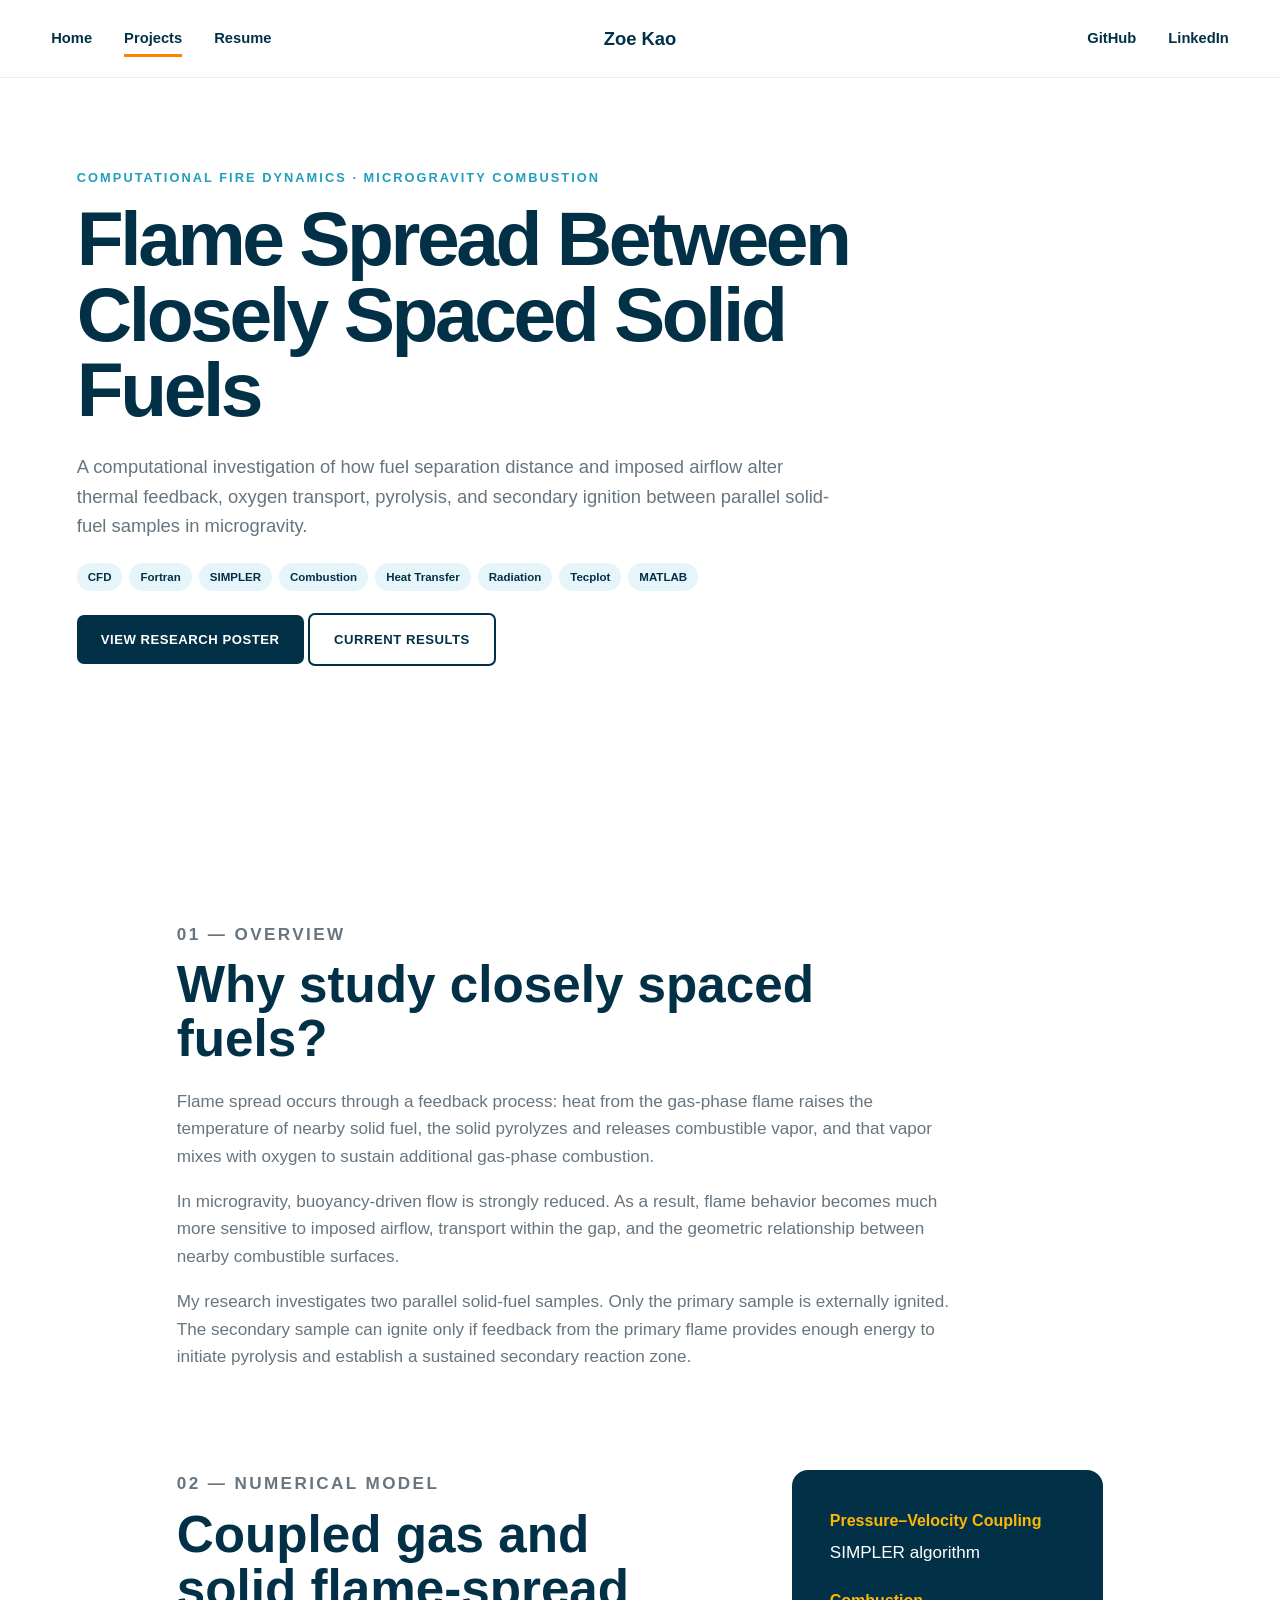
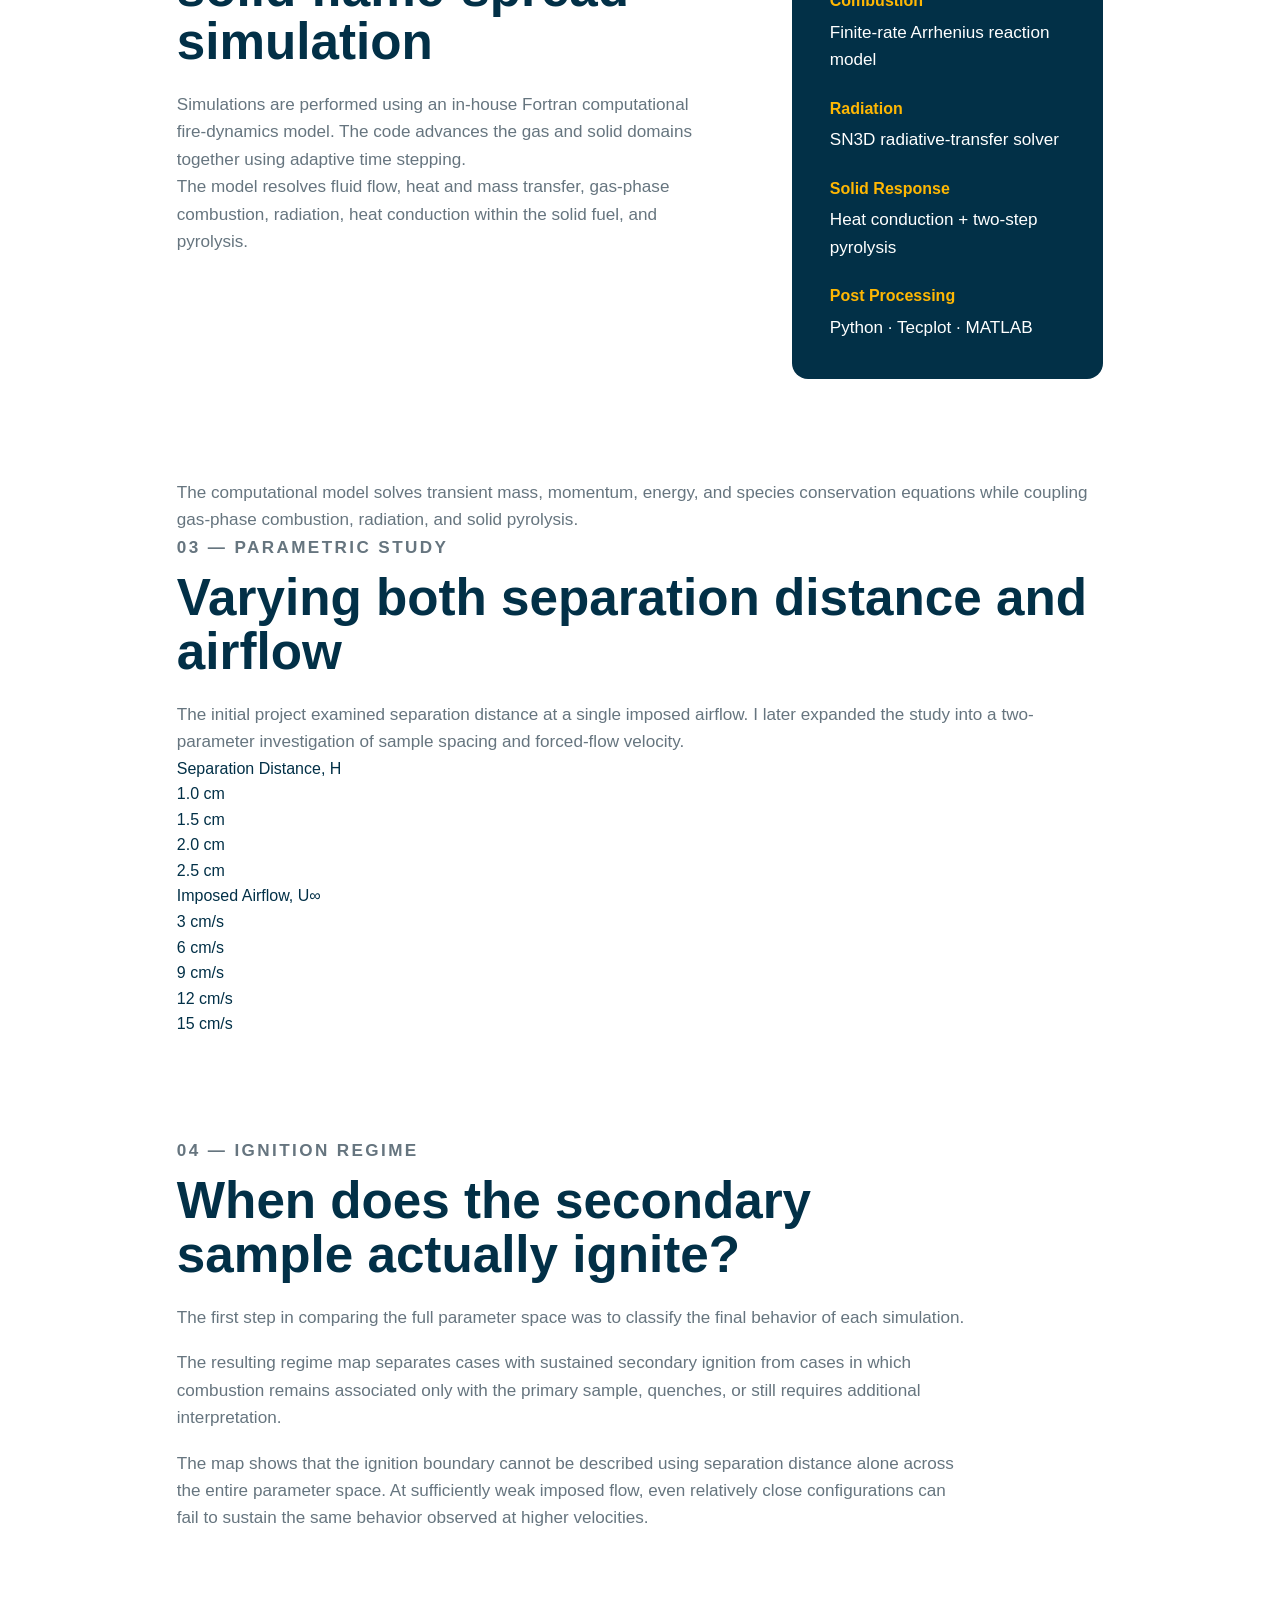
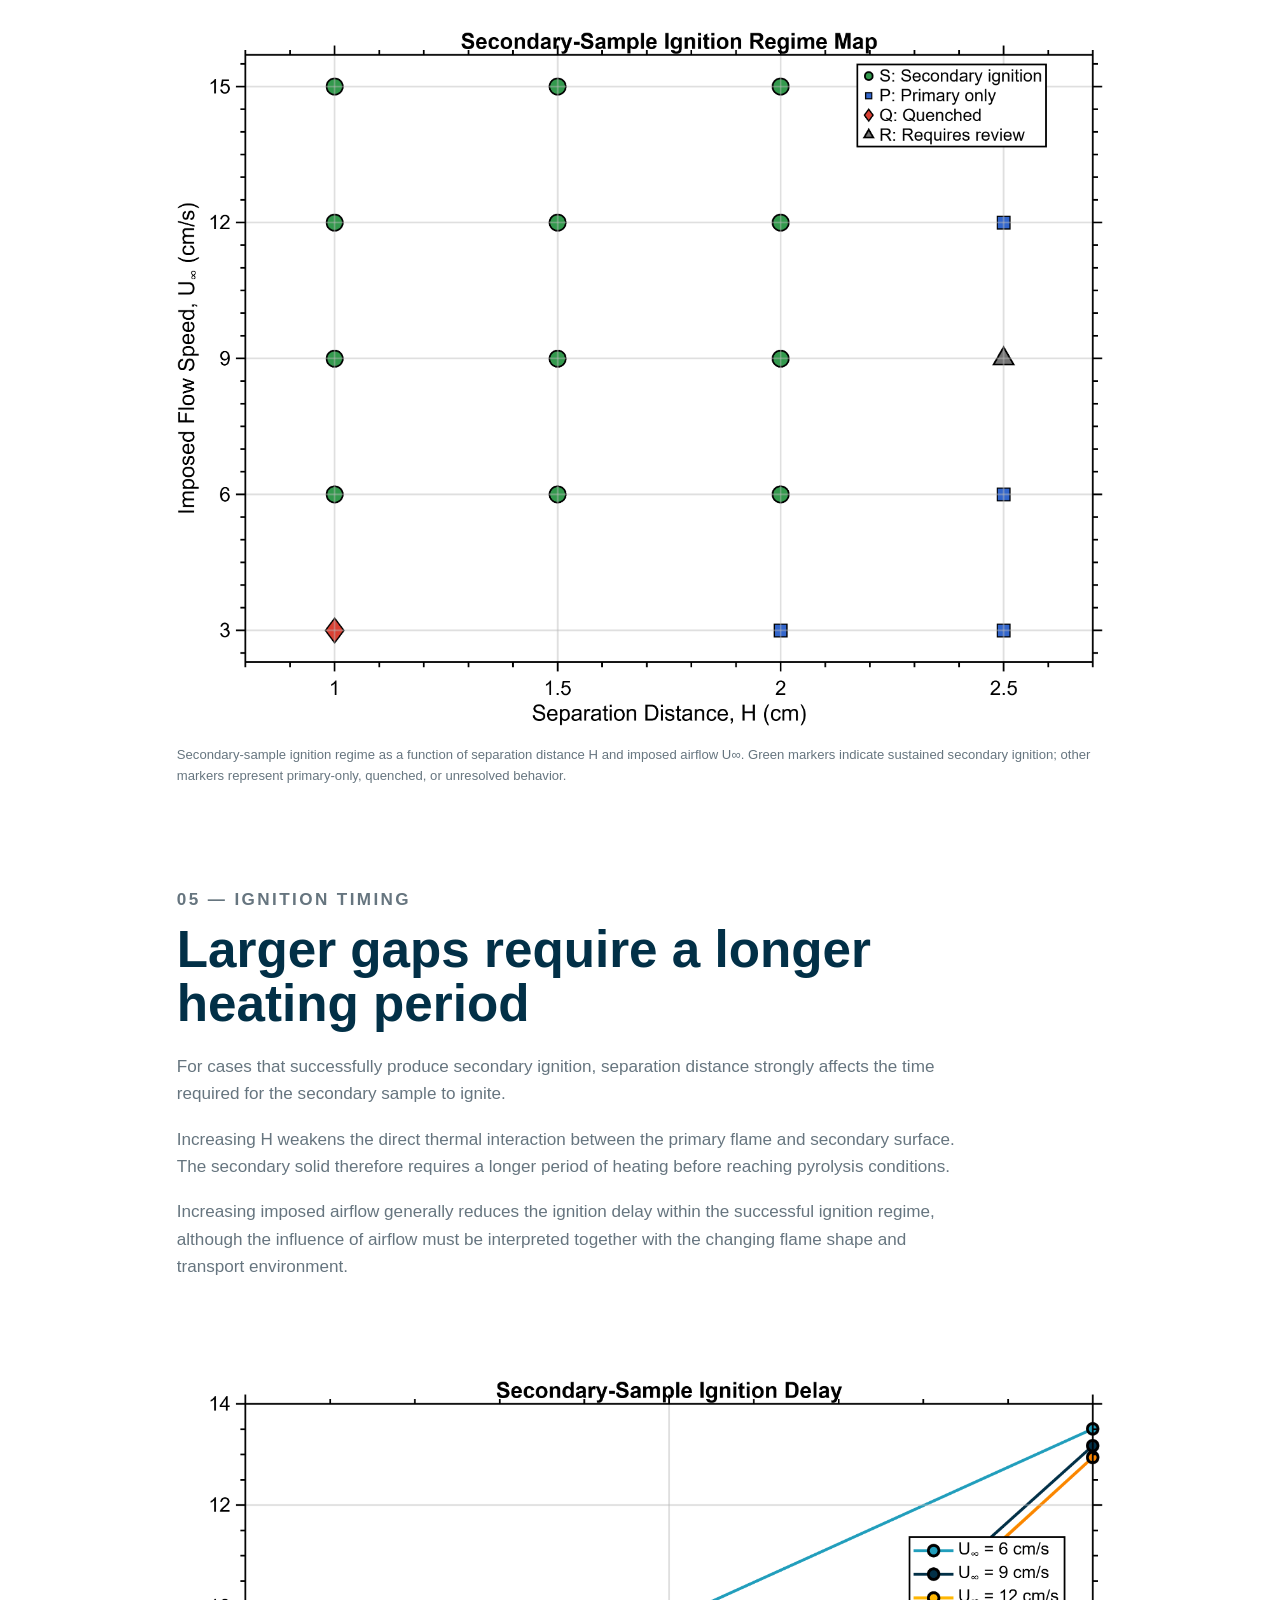
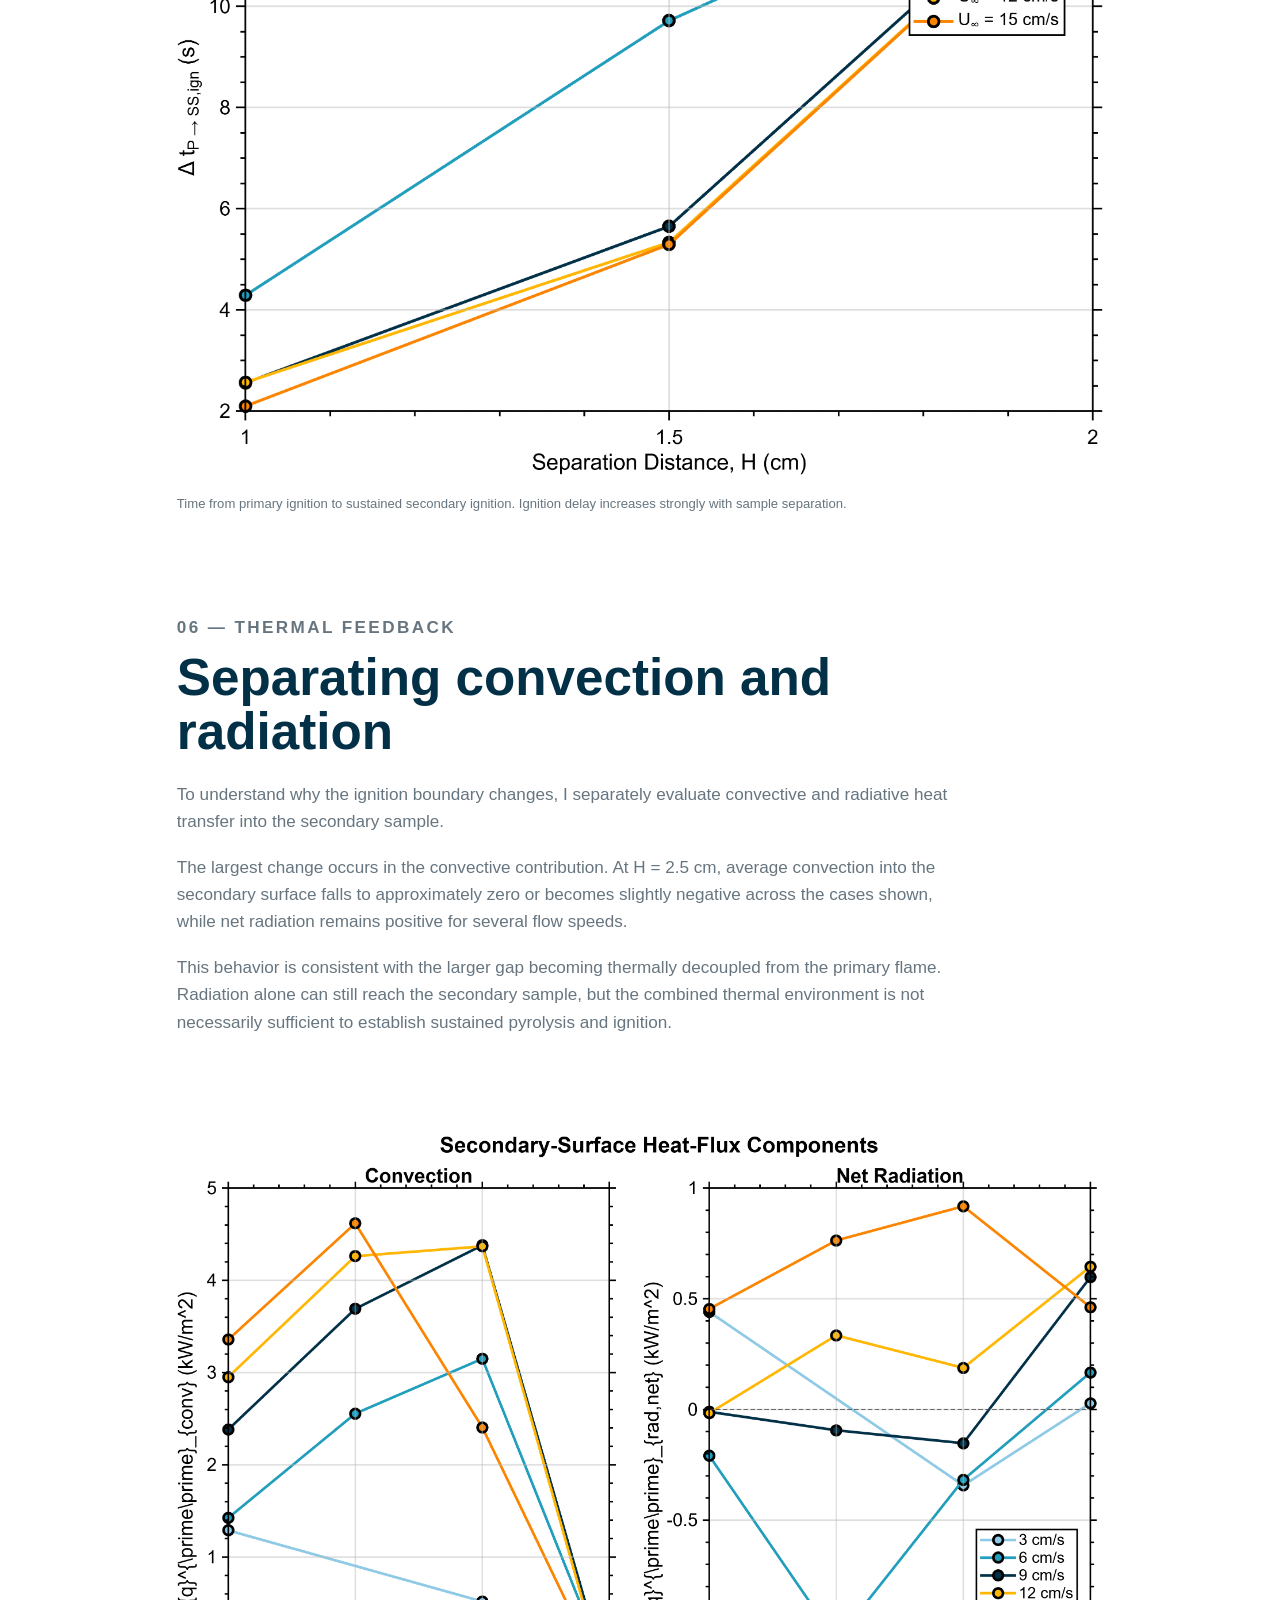
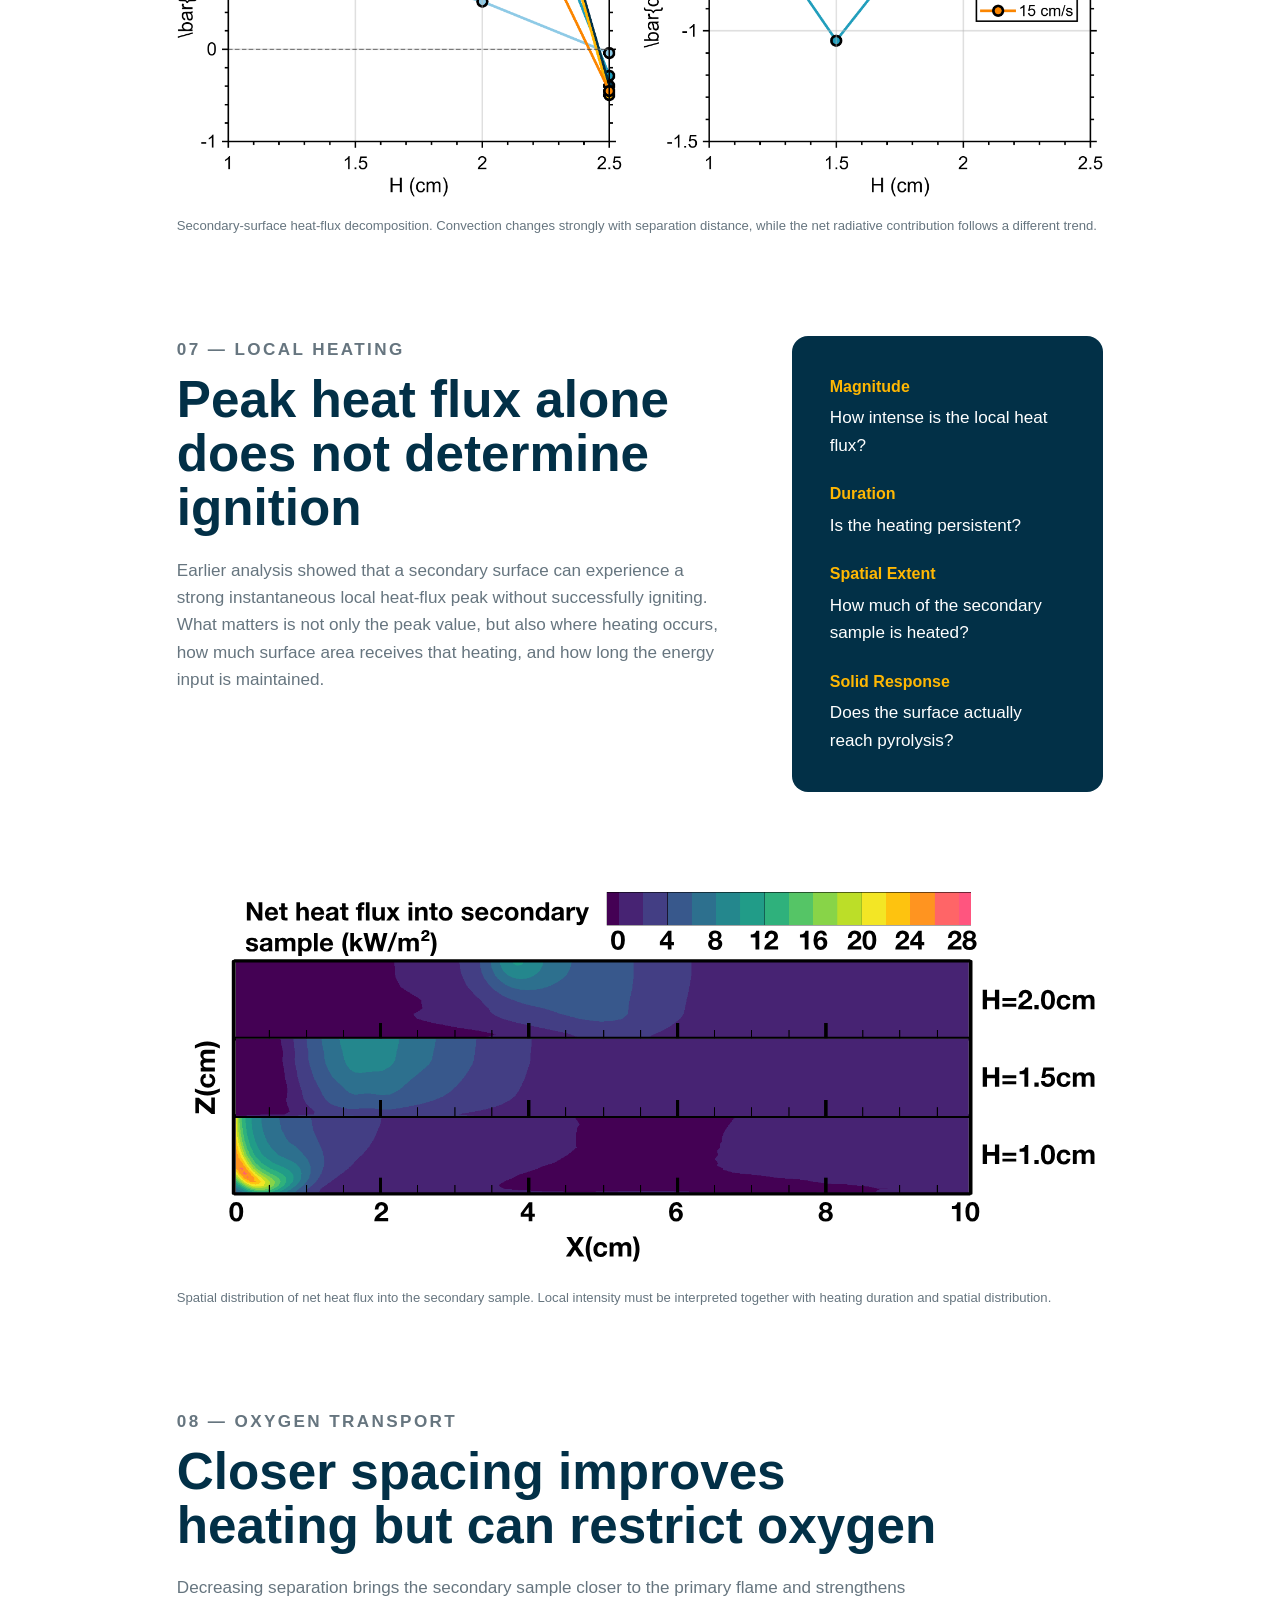
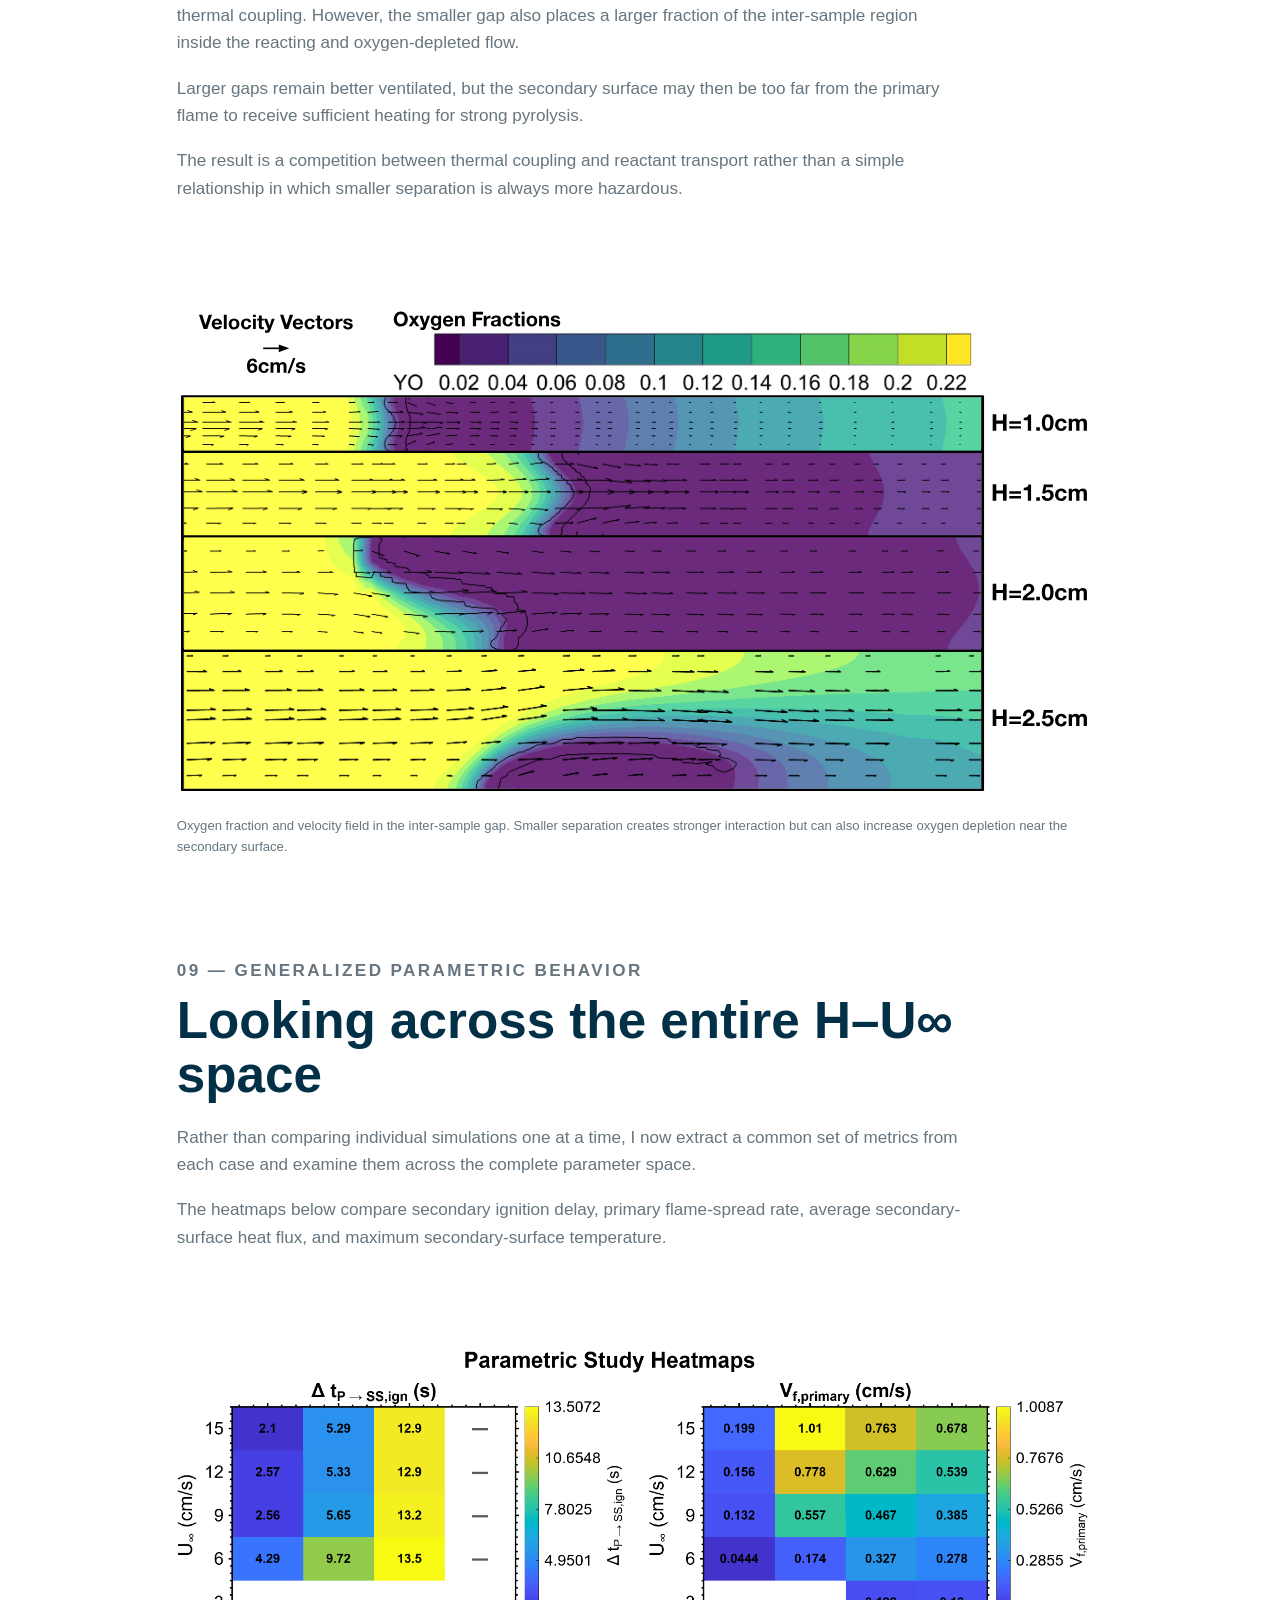
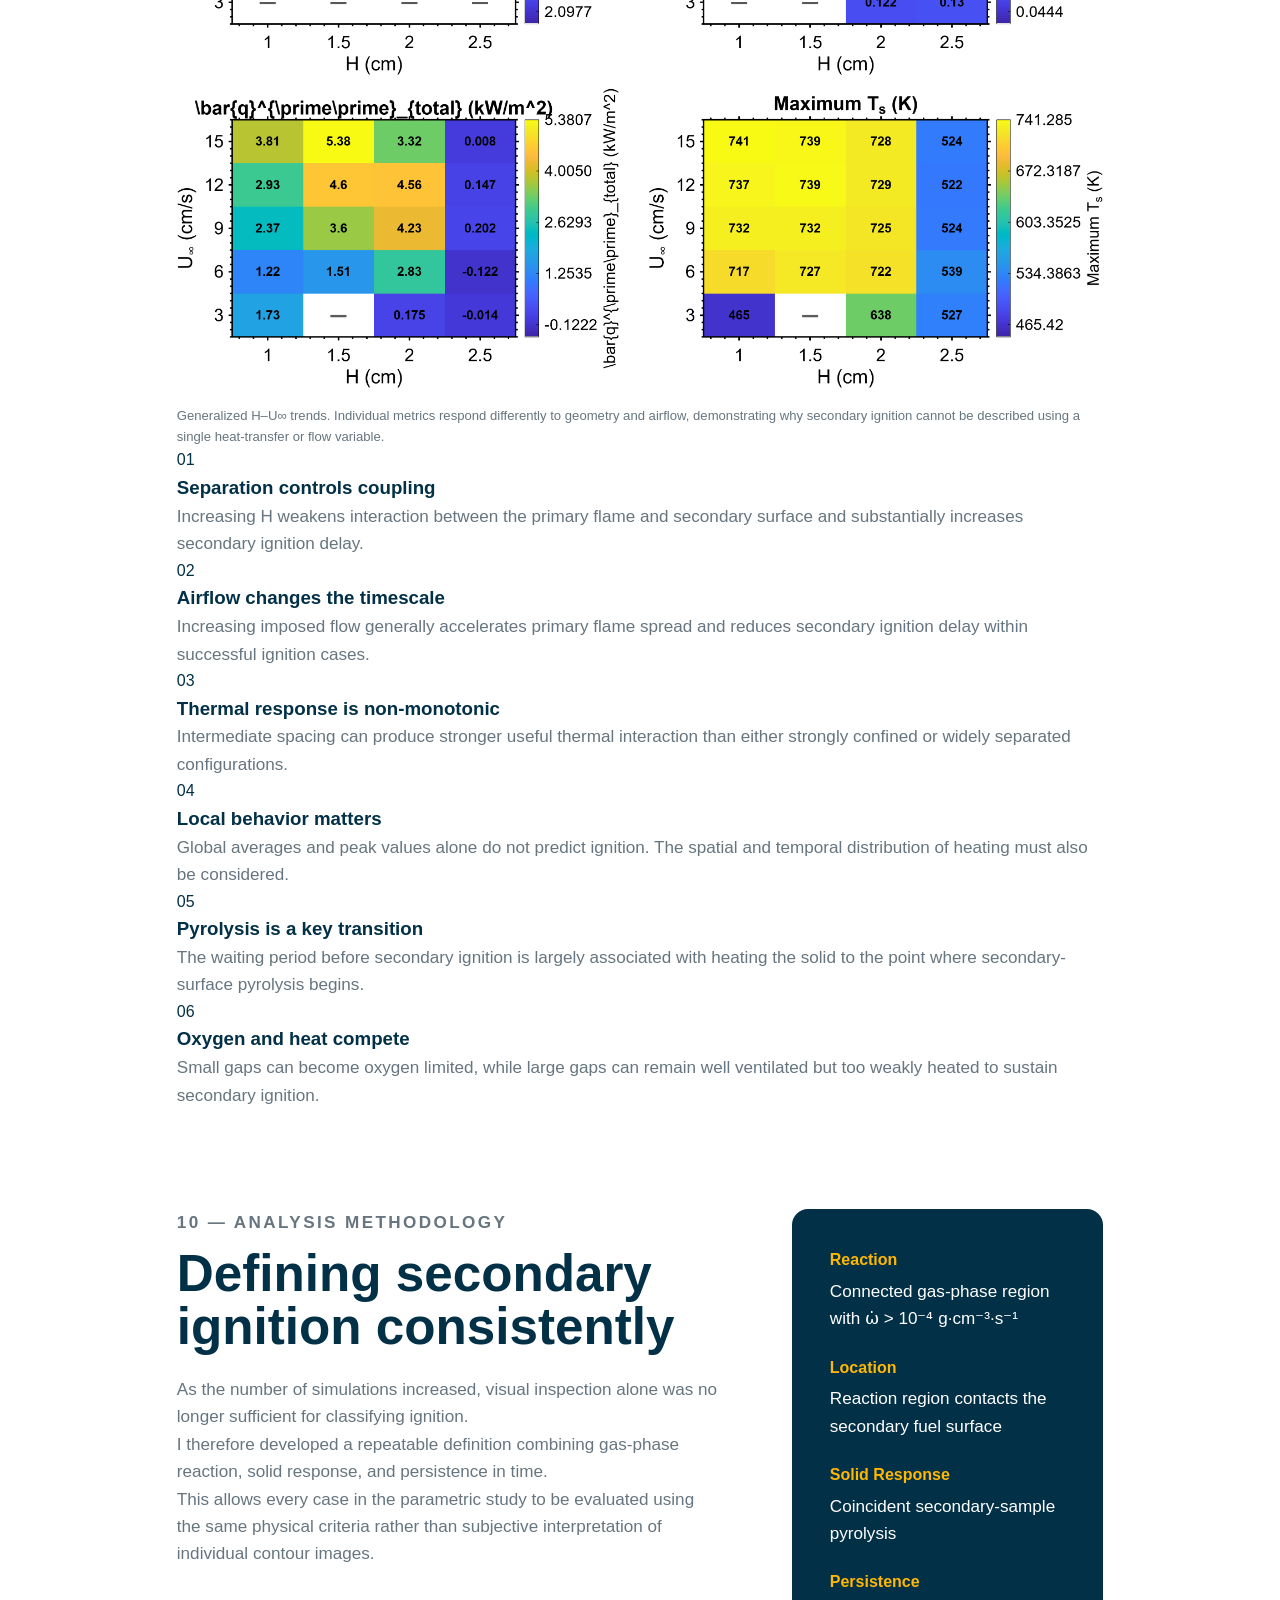
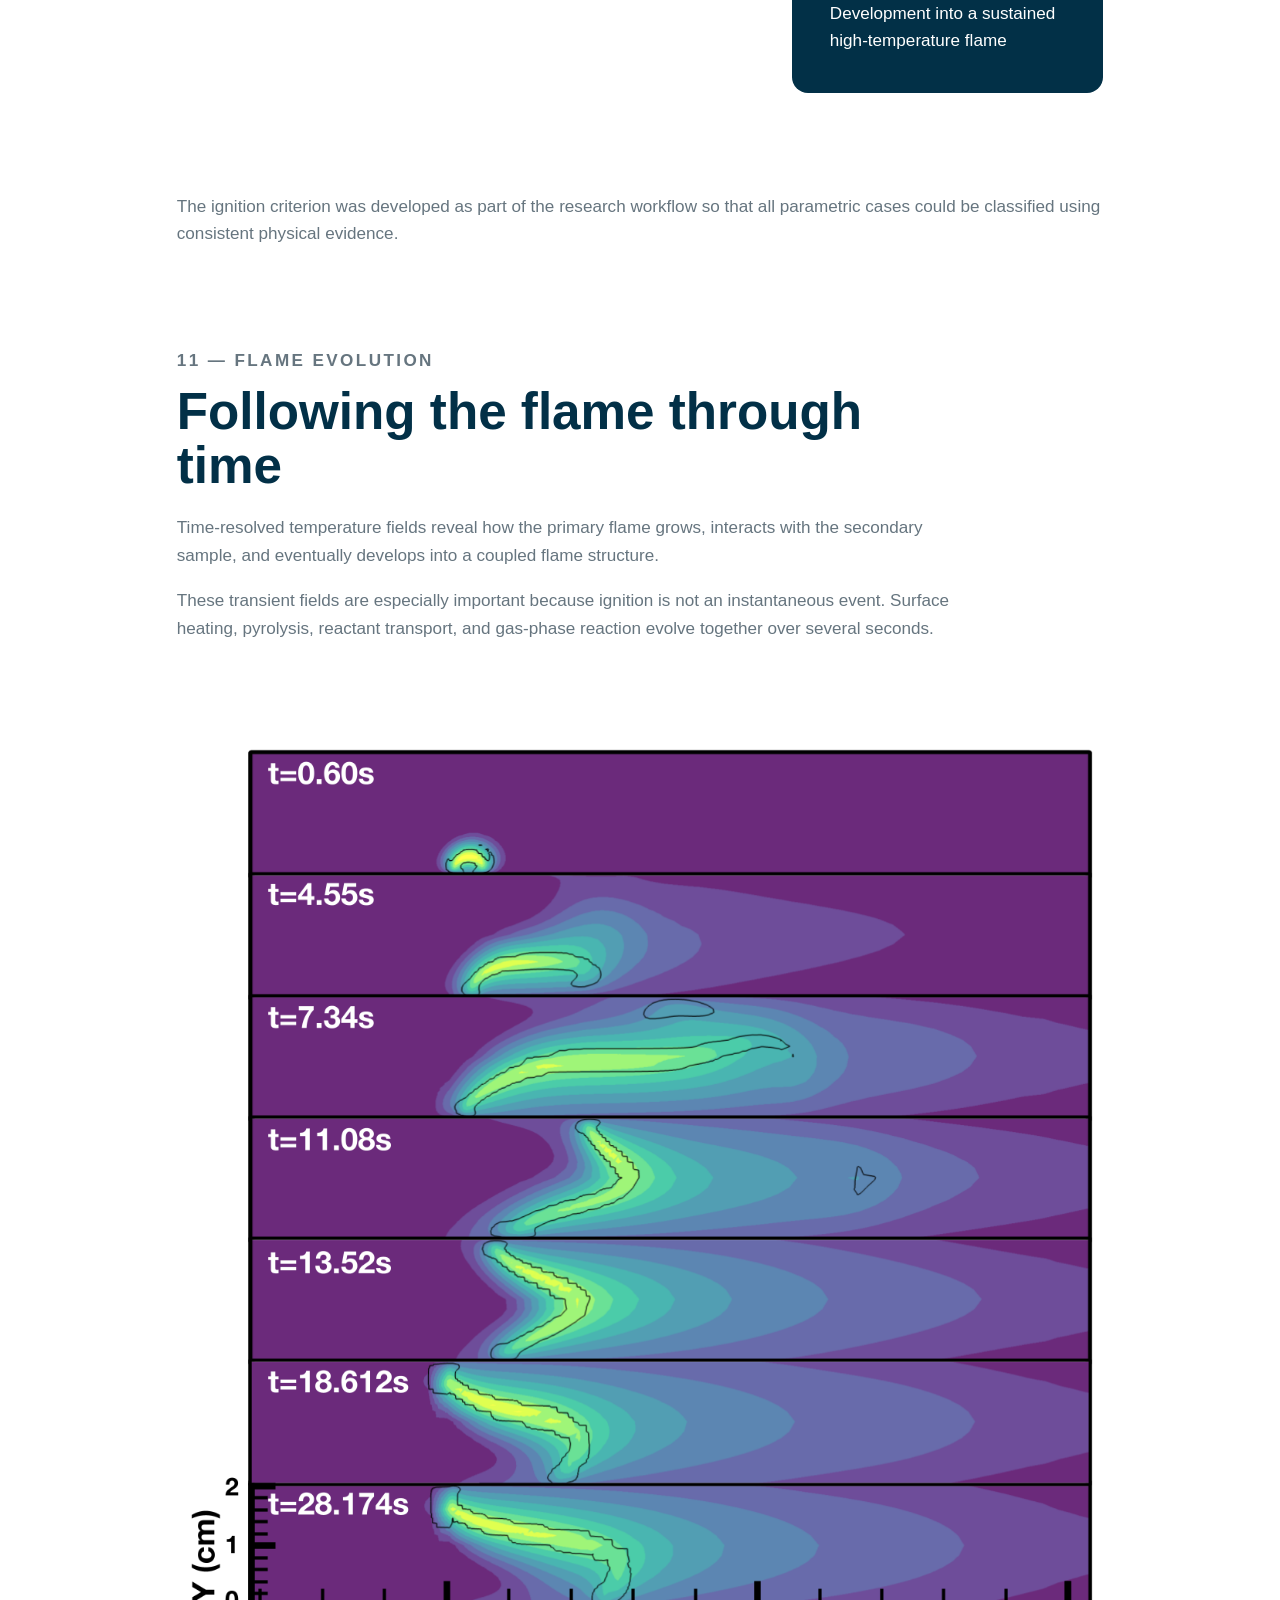
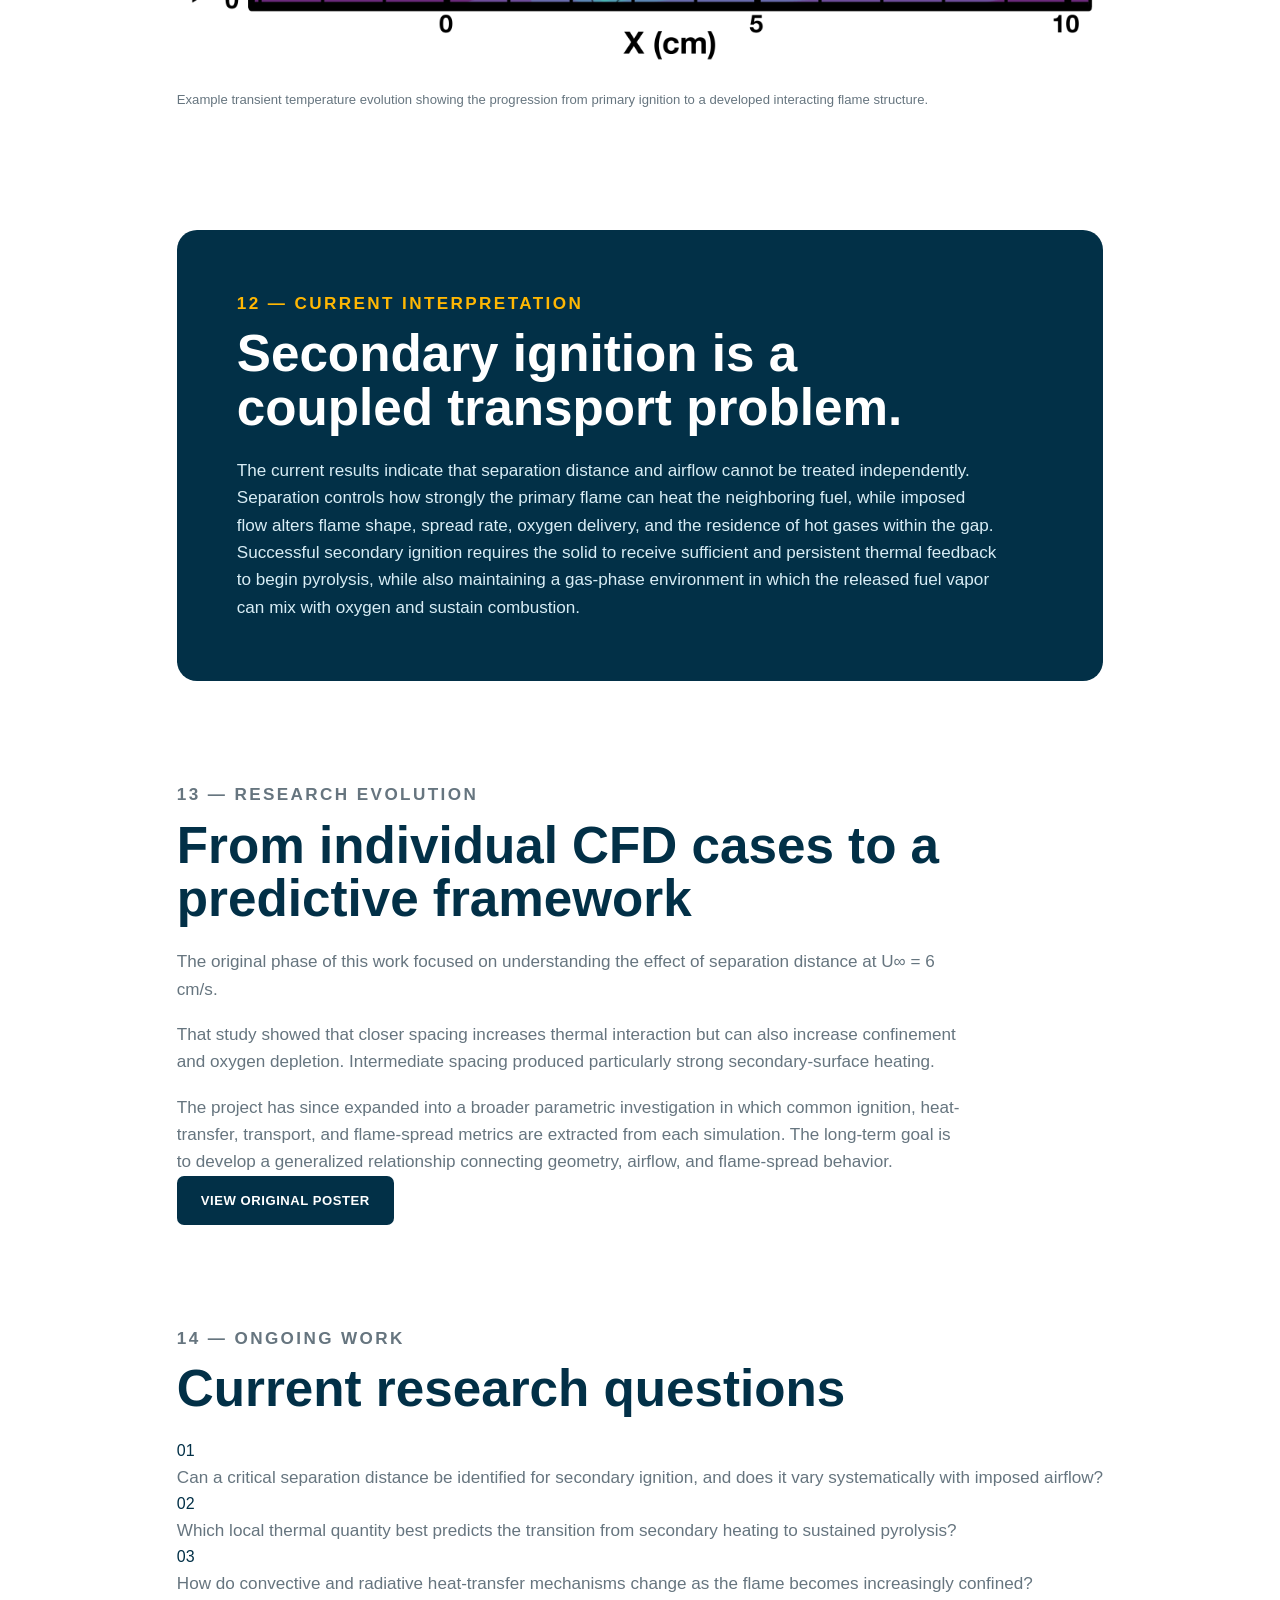
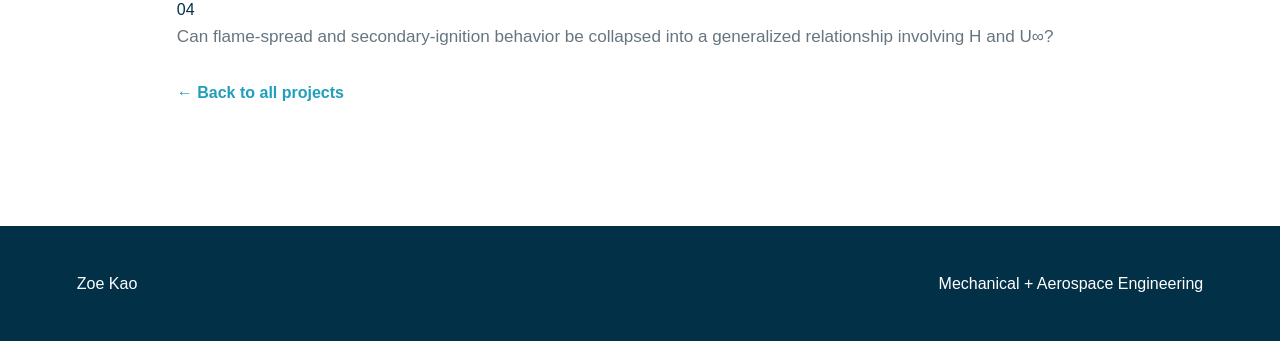
<file: projects/cfd-research.html>
<!DOCTYPE html>
<html lang="en">

<head>
    <meta charset="UTF-8">

    <meta name="viewport"
          content="width=device-width, initial-scale=1.0">

    <meta name="description"
          content="Zoe Kao's computational research on microgravity flame spread between closely spaced solid fuels.">

    <title>
        Microgravity Flame Spread CFD | Zoe Kao
    </title>

    <link rel="stylesheet" href="../style.css">
</head>


<body>


<!-- =====================================================
     NAVIGATION
===================================================== -->

<header class="navbar">

    <nav class="nav-left">

        <a href="../index.html">
            Home
        </a>

        <a href="../index.html#projects"
           class="active">
            Projects
        </a>

        <a href="../resume.pdf"
           target="_blank">
            Resume
        </a>

    </nav>


    <div class="nav-name">
        Zoe Kao
    </div>


    <nav class="nav-right">

        <a href="https://github.com/zoe-kao"
           target="_blank">
            GitHub
        </a>

        <!-- Replace with your actual LinkedIn URL -->
        <a href="#"
           target="_blank">
            LinkedIn
        </a>

    </nav>

</header>



<!-- =====================================================
     HERO
===================================================== -->

<section class="project-page-hero">

    <div class="project-page-title">

        <p class="eyebrow">
            COMPUTATIONAL FIRE DYNAMICS · MICROGRAVITY COMBUSTION
        </p>


        <h1>
            Flame Spread Between
            Closely Spaced Solid Fuels
        </h1>


        <p class="project-summary">

            A computational investigation of how fuel separation
            distance and imposed airflow alter thermal feedback,
            oxygen transport, pyrolysis, and secondary ignition
            between parallel solid-fuel samples in microgravity.

        </p>


        <div class="tags">

            <span>CFD</span>
            <span>Fortran</span>
            <span>SIMPLER</span>
            <span>Combustion</span>
            <span>Heat Transfer</span>
            <span>Radiation</span>
            <span>Tecplot</span>
            <span>MATLAB</span>

        </div>


        <div class="project-actions">

            <a href="../assets/docs/cfd-poster.pdf"
               target="_blank"
               class="button button-primary">

                VIEW RESEARCH POSTER

            </a>


            <a href="#current-results"
               class="button button-secondary">

                CURRENT RESULTS

            </a>

        </div>

    </div>

</section>



<!-- =====================================================
     MAIN CONTENT
===================================================== -->

<main class="project-body">



<!-- =====================================================
     01 OVERVIEW
===================================================== -->

<section class="project-text-section">

    <p class="project-label">
        01 — OVERVIEW
    </p>


    <h2>
        Why study closely spaced fuels?
    </h2>


    <p>
        Flame spread occurs through a feedback process: heat from the
        gas-phase flame raises the temperature of nearby solid fuel,
        the solid pyrolyzes and releases combustible vapor, and that
        vapor mixes with oxygen to sustain additional gas-phase
        combustion.
    </p>


    <p>
        In microgravity, buoyancy-driven flow is strongly reduced.
        As a result, flame behavior becomes much more sensitive to
        imposed airflow, transport within the gap, and the geometric
        relationship between nearby combustible surfaces.
    </p>


    <p>
        My research investigates two parallel solid-fuel samples.
        Only the primary sample is externally ignited. The secondary
        sample can ignite only if feedback from the primary flame
        provides enough energy to initiate pyrolysis and establish a
        sustained secondary reaction zone.
    </p>

</section>



<!-- =====================================================
     02 MODEL
===================================================== -->

<section class="project-two-column">

    <div>

        <p class="project-label">
            02 — NUMERICAL MODEL
        </p>


        <h2>
            Coupled gas and solid flame-spread simulation
        </h2>


        <p>
            Simulations are performed using an in-house Fortran
            computational fire-dynamics model. The code advances
            the gas and solid domains together using adaptive time
            stepping.
        </p>


        <p>
            The model resolves fluid flow, heat and mass transfer,
            gas-phase combustion, radiation, heat conduction within
            the solid fuel, and pyrolysis.
        </p>

    </div>


    <aside class="project-highlight">

        <strong>
            Pressure–Velocity Coupling
        </strong>

        <p>
            SIMPLER algorithm
        </p>


        <strong>
            Combustion
        </strong>

        <p>
            Finite-rate Arrhenius reaction model
        </p>


        <strong>
            Radiation
        </strong>

        <p>
            SN3D radiative-transfer solver
        </p>


        <strong>
            Solid Response
        </strong>

        <p>
            Heat conduction + two-step pyrolysis
        </p>


        <strong>
            Post Processing
        </strong>

        <p>
            Python · Tecplot · MATLAB
        </p>

    </aside>

</section>


<p class="project-note">
    The computational model solves transient mass, momentum, energy,
    and species conservation equations while coupling gas-phase
    combustion, radiation, and solid pyrolysis.
</p>



<!-- =====================================================
     03 PARAMETER SPACE
===================================================== -->

<section class="current-research-section">

    <p class="project-label">
        03 — PARAMETRIC STUDY
    </p>


    <h2>
        Varying both separation distance and airflow
    </h2>


    <p class="current-research-intro">

        The initial project examined separation distance at a single
        imposed airflow. I later expanded the study into a two-parameter
        investigation of sample spacing and forced-flow velocity.

    </p>


    <div class="research-matrix">

        <div class="matrix-heading">
            Separation Distance, H
        </div>

        <div class="matrix-value">1.0 cm</div>
        <div class="matrix-value">1.5 cm</div>
        <div class="matrix-value">2.0 cm</div>
        <div class="matrix-value">2.5 cm</div>


        <div class="matrix-heading">
            Imposed Airflow, U∞
        </div>

        <div class="matrix-value">3 cm/s</div>
        <div class="matrix-value">6 cm/s</div>
        <div class="matrix-value">9 cm/s</div>
        <div class="matrix-value">12 cm/s</div>
        <div class="matrix-value">15 cm/s</div>

    </div>

</section>



<!-- =====================================================
     04 REGIME MAP
===================================================== -->

<section class="project-text-section"
         id="current-results">

    <p class="project-label">
        04 — IGNITION REGIME
    </p>


    <h2>
        When does the secondary sample actually ignite?
    </h2>


    <p>
        The first step in comparing the full parameter space was to
        classify the final behavior of each simulation.
    </p>


    <p>
        The resulting regime map separates cases with sustained
        secondary ignition from cases in which combustion remains
        associated only with the primary sample, quenches, or still
        requires additional interpretation.
    </p>


    <p>
        The map shows that the ignition boundary cannot be described
        using separation distance alone across the entire parameter
        space. At sufficiently weak imposed flow, even relatively
        close configurations can fail to sustain the same behavior
        observed at higher velocities.
    </p>

</section>



<figure class="research-figure">

    <img
        src="../assets/images/cfd/01_Ignition_Regime_Map.png"
        alt="Secondary-sample ignition regime map versus separation distance and imposed airflow speed"
    >

    <figcaption>
        Secondary-sample ignition regime as a function of separation
        distance H and imposed airflow U∞. Green markers indicate
        sustained secondary ignition; other markers represent
        primary-only, quenched, or unresolved behavior.
    </figcaption>

</figure>



<!-- =====================================================
     05 IGNITION DELAY
===================================================== -->

<section class="project-text-section">

    <p class="project-label">
        05 — IGNITION TIMING
    </p>


    <h2>
        Larger gaps require a longer heating period
    </h2>


    <p>
        For cases that successfully produce secondary ignition,
        separation distance strongly affects the time required for
        the secondary sample to ignite.
    </p>


    <p>
        Increasing H weakens the direct thermal interaction between
        the primary flame and secondary surface. The secondary solid
        therefore requires a longer period of heating before reaching
        pyrolysis conditions.
    </p>


    <p>
        Increasing imposed airflow generally reduces the ignition
        delay within the successful ignition regime, although the
        influence of airflow must be interpreted together with the
        changing flame shape and transport environment.
    </p>

</section>



<figure class="research-figure">

    <img
        src="../assets/images/cfd/02_Secondary_Ignition_Delay.png"
        alt="Secondary-sample ignition delay as a function of separation distance and airflow"
    >

    <figcaption>
        Time from primary ignition to sustained secondary ignition.
        Ignition delay increases strongly with sample separation.
    </figcaption>

</figure>



<!-- =====================================================
     06 THERMAL FEEDBACK
===================================================== -->

<section class="project-text-section">

    <p class="project-label">
        06 — THERMAL FEEDBACK
    </p>


    <h2>
        Separating convection and radiation
    </h2>


    <p>
        To understand why the ignition boundary changes, I separately
        evaluate convective and radiative heat transfer into the
        secondary sample.
    </p>


    <p>
        The largest change occurs in the convective contribution.
        At H = 2.5 cm, average convection into the secondary surface
        falls to approximately zero or becomes slightly negative
        across the cases shown, while net radiation remains positive
        for several flow speeds.
    </p>


    <p>
        This behavior is consistent with the larger gap becoming
        thermally decoupled from the primary flame. Radiation alone
        can still reach the secondary sample, but the combined
        thermal environment is not necessarily sufficient to
        establish sustained pyrolysis and ignition.
    </p>

</section>



<figure class="research-figure">

    <img
        src="../assets/images/cfd/05_Heat_Flux_Decomposition.png"
        alt="Convective and net radiative heat flux into the secondary sample"
    >

    <figcaption>
        Secondary-surface heat-flux decomposition. Convection changes
        strongly with separation distance, while the net radiative
        contribution follows a different trend.
    </figcaption>

</figure>



<!-- =====================================================
     07 LOCAL HEAT FLUX
===================================================== -->

<section class="project-two-column">

    <div>

        <p class="project-label">
            07 — LOCAL HEATING
        </p>


        <h2>
            Peak heat flux alone does not determine ignition
        </h2>


        <p>
            Earlier analysis showed that a secondary surface can
            experience a strong instantaneous local heat-flux peak
            without successfully igniting.
        </p>


        <p>
            What matters is not only the peak value, but also where
            heating occurs, how much surface area receives that
            heating, and how long the energy input is maintained.
        </p>

    </div>


    <aside class="project-highlight">

        <strong>
            Magnitude
        </strong>

        <p>
            How intense is the local heat flux?
        </p>


        <strong>
            Duration
        </strong>

        <p>
            Is the heating persistent?
        </p>


        <strong>
            Spatial Extent
        </strong>

        <p>
            How much of the secondary sample is heated?
        </p>


        <strong>
            Solid Response
        </strong>

        <p>
            Does the surface actually reach pyrolysis?
        </p>

    </aside>

</section>



<figure class="research-figure">

    <img
        src="../assets/images/cfd/net-heat-flux.svg"
        alt="Net heat flux distribution into the secondary fuel sample"
    >

    <figcaption>
        Spatial distribution of net heat flux into the secondary
        sample. Local intensity must be interpreted together with
        heating duration and spatial distribution.
    </figcaption>

</figure>



<!-- =====================================================
     08 OXYGEN + FLOW
===================================================== -->

<section class="project-text-section">

    <p class="project-label">
        08 — OXYGEN TRANSPORT
    </p>


    <h2>
        Closer spacing improves heating but can restrict oxygen
    </h2>


    <p>
        Decreasing separation brings the secondary sample closer to
        the primary flame and strengthens thermal coupling.
        However, the smaller gap also places a larger fraction of
        the inter-sample region inside the reacting and
        oxygen-depleted flow.
    </p>


    <p>
        Larger gaps remain better ventilated, but the secondary
        surface may then be too far from the primary flame to receive
        sufficient heating for strong pyrolysis.
    </p>


    <p>
        The result is a competition between thermal coupling and
        reactant transport rather than a simple relationship in
        which smaller separation is always more hazardous.
    </p>

</section>



<figure class="research-figure">

    <img
        src="../assets/images/cfd/oxygen-velocity.svg"
        alt="Oxygen fraction contours and velocity vectors between parallel fuel samples"
    >

    <figcaption>
        Oxygen fraction and velocity field in the inter-sample gap.
        Smaller separation creates stronger interaction but can also
        increase oxygen depletion near the secondary surface.
    </figcaption>

</figure>



<!-- =====================================================
     09 PARAMETRIC HEATMAPS
===================================================== -->

<section class="project-text-section">

    <p class="project-label">
        09 — GENERALIZED PARAMETRIC BEHAVIOR
    </p>


    <h2>
        Looking across the entire H–U∞ space
    </h2>


    <p>
        Rather than comparing individual simulations one at a time,
        I now extract a common set of metrics from each case and
        examine them across the complete parameter space.
    </p>


    <p>
        The heatmaps below compare secondary ignition delay,
        primary flame-spread rate, average secondary-surface heat
        flux, and maximum secondary-surface temperature.
    </p>

</section>



<figure class="research-figure">

    <img
        src="../assets/images/cfd/12_Parametric_Heatmaps.png"
        alt="Parametric heatmaps of ignition delay, flame spread rate, total heat flux, and maximum secondary-surface temperature"
    >

    <figcaption>
        Generalized H–U∞ trends. Individual metrics respond
        differently to geometry and airflow, demonstrating why
        secondary ignition cannot be described using a single
        heat-transfer or flow variable.
    </figcaption>

</figure>



<!-- =====================================================
     FINDINGS CARDS
===================================================== -->

<div class="finding-grid">


    <div class="finding-card">

        <span class="finding-number">
            01
        </span>

        <h3>
            Separation controls coupling
        </h3>

        <p>
            Increasing H weakens interaction between the primary
            flame and secondary surface and substantially increases
            secondary ignition delay.
        </p>

    </div>



    <div class="finding-card">

        <span class="finding-number">
            02
        </span>

        <h3>
            Airflow changes the timescale
        </h3>

        <p>
            Increasing imposed flow generally accelerates primary
            flame spread and reduces secondary ignition delay within
            successful ignition cases.
        </p>

    </div>



    <div class="finding-card">

        <span class="finding-number">
            03
        </span>

        <h3>
            Thermal response is non-monotonic
        </h3>

        <p>
            Intermediate spacing can produce stronger useful thermal
            interaction than either strongly confined or widely
            separated configurations.
        </p>

    </div>



    <div class="finding-card">

        <span class="finding-number">
            04
        </span>

        <h3>
            Local behavior matters
        </h3>

        <p>
            Global averages and peak values alone do not predict
            ignition. The spatial and temporal distribution of
            heating must also be considered.
        </p>

    </div>



    <div class="finding-card">

        <span class="finding-number">
            05
        </span>

        <h3>
            Pyrolysis is a key transition
        </h3>

        <p>
            The waiting period before secondary ignition is largely
            associated with heating the solid to the point where
            secondary-surface pyrolysis begins.
        </p>

    </div>



    <div class="finding-card">

        <span class="finding-number">
            06
        </span>

        <h3>
            Oxygen and heat compete
        </h3>

        <p>
            Small gaps can become oxygen limited, while large gaps
            can remain well ventilated but too weakly heated to
            sustain secondary ignition.
        </p>

    </div>


</div>



<!-- =====================================================
     10 IGNITION DEFINITION
===================================================== -->

<section class="project-two-column">

    <div>

        <p class="project-label">
            10 — ANALYSIS METHODOLOGY
        </p>


        <h2>
            Defining secondary ignition consistently
        </h2>


        <p>
            As the number of simulations increased, visual inspection
            alone was no longer sufficient for classifying ignition.
        </p>


        <p>
            I therefore developed a repeatable definition combining
            gas-phase reaction, solid response, and persistence in
            time.
        </p>


        <p>
            This allows every case in the parametric study to be
            evaluated using the same physical criteria rather than
            subjective interpretation of individual contour images.
        </p>

    </div>


    <aside class="project-highlight">

        <strong>
            Reaction
        </strong>

        <p>
            Connected gas-phase region with
            ω̇ &gt; 10⁻⁴ g·cm⁻³·s⁻¹
        </p>


        <strong>
            Location
        </strong>

        <p>
            Reaction region contacts the secondary fuel surface
        </p>


        <strong>
            Solid Response
        </strong>

        <p>
            Coincident secondary-sample pyrolysis
        </p>


        <strong>
            Persistence
        </strong>

        <p>
            Development into a sustained high-temperature flame
        </p>

    </aside>

</section>


<p class="project-note">
    The ignition criterion was developed as part of the research
    workflow so that all parametric cases could be classified using
    consistent physical evidence.
</p>



<!-- =====================================================
     11 TEMPERATURE EVOLUTION
===================================================== -->

<section class="project-text-section">

    <p class="project-label">
        11 — FLAME EVOLUTION
    </p>


    <h2>
        Following the flame through time
    </h2>


    <p>
        Time-resolved temperature fields reveal how the primary
        flame grows, interacts with the secondary sample, and
        eventually develops into a coupled flame structure.
    </p>


    <p>
        These transient fields are especially important because
        ignition is not an instantaneous event. Surface heating,
        pyrolysis, reactant transport, and gas-phase reaction evolve
        together over several seconds.
    </p>

</section>



<figure class="research-figure">

    <img
        src="../assets/images/cfd/flame-temperature-evolution.png"
        alt="Transient flame temperature evolution"
    >

    <figcaption>
        Example transient temperature evolution showing the
        progression from primary ignition to a developed interacting
        flame structure.
    </figcaption>

</figure>



<!-- =====================================================
     12 CURRENT INTERPRETATION
===================================================== -->

<section class="project-conclusion">

    <p class="project-label">
        12 — CURRENT INTERPRETATION
    </p>


    <h2>
        Secondary ignition is a coupled transport problem.
    </h2>


    <p>
        The current results indicate that separation distance and
        airflow cannot be treated independently.
    </p>


    <p>
        Separation controls how strongly the primary flame can heat
        the neighboring fuel, while imposed flow alters flame shape,
        spread rate, oxygen delivery, and the residence of hot gases
        within the gap.
    </p>


    <p>
        Successful secondary ignition requires the solid to receive
        sufficient and persistent thermal feedback to begin
        pyrolysis, while also maintaining a gas-phase environment in
        which the released fuel vapor can mix with oxygen and sustain
        combustion.
    </p>

</section>



<!-- =====================================================
     13 RESEARCH EVOLUTION
===================================================== -->

<section class="project-text-section">

    <p class="project-label">
        13 — RESEARCH EVOLUTION
    </p>


    <h2>
        From individual CFD cases to a predictive framework
    </h2>


    <p>
        The original phase of this work focused on understanding the
        effect of separation distance at U∞ = 6 cm/s.
    </p>


    <p>
        That study showed that closer spacing increases thermal
        interaction but can also increase confinement and oxygen
        depletion. Intermediate spacing produced particularly strong
        secondary-surface heating.
    </p>


    <p>
        The project has since expanded into a broader parametric
        investigation in which common ignition, heat-transfer,
        transport, and flame-spread metrics are extracted from each
        simulation. The long-term goal is to develop a generalized
        relationship connecting geometry, airflow, and flame-spread
        behavior.
    </p>


    <div class="project-actions">

        <a href="../assets/docs/cfd-poster.pdf"
           target="_blank"
           class="button button-primary">

            VIEW ORIGINAL POSTER

        </a>

    </div>

</section>



<!-- =====================================================
     14 CURRENT QUESTIONS
===================================================== -->

<section class="current-research-section">

    <p class="project-label">
        14 — ONGOING WORK
    </p>


    <h2>
        Current research questions
    </h2>


    <div class="research-question-list">

        <div class="research-question">

            <span>01</span>

            <p>
                Can a critical separation distance be identified for
                secondary ignition, and does it vary systematically
                with imposed airflow?
            </p>

        </div>


        <div class="research-question">

            <span>02</span>

            <p>
                Which local thermal quantity best predicts the
                transition from secondary heating to sustained
                pyrolysis?
            </p>

        </div>


        <div class="research-question">

            <span>03</span>

            <p>
                How do convective and radiative heat-transfer
                mechanisms change as the flame becomes increasingly
                confined?
            </p>

        </div>


        <div class="research-question">

            <span>04</span>

            <p>
                Can flame-spread and secondary-ignition behavior be
                collapsed into a generalized relationship involving
                H and U∞?
            </p>

        </div>

    </div>

</section>



<!-- =====================================================
     BACK
===================================================== -->

<a href="../index.html#projects"
   class="back-link">

    ← Back to all projects

</a>


</main>



<!-- =====================================================
     FOOTER
===================================================== -->

<footer>

    <p>
        Zoe Kao
    </p>


    <p>
        Mechanical + Aerospace Engineering
    </p>

</footer>


</body>

</html>
</file>
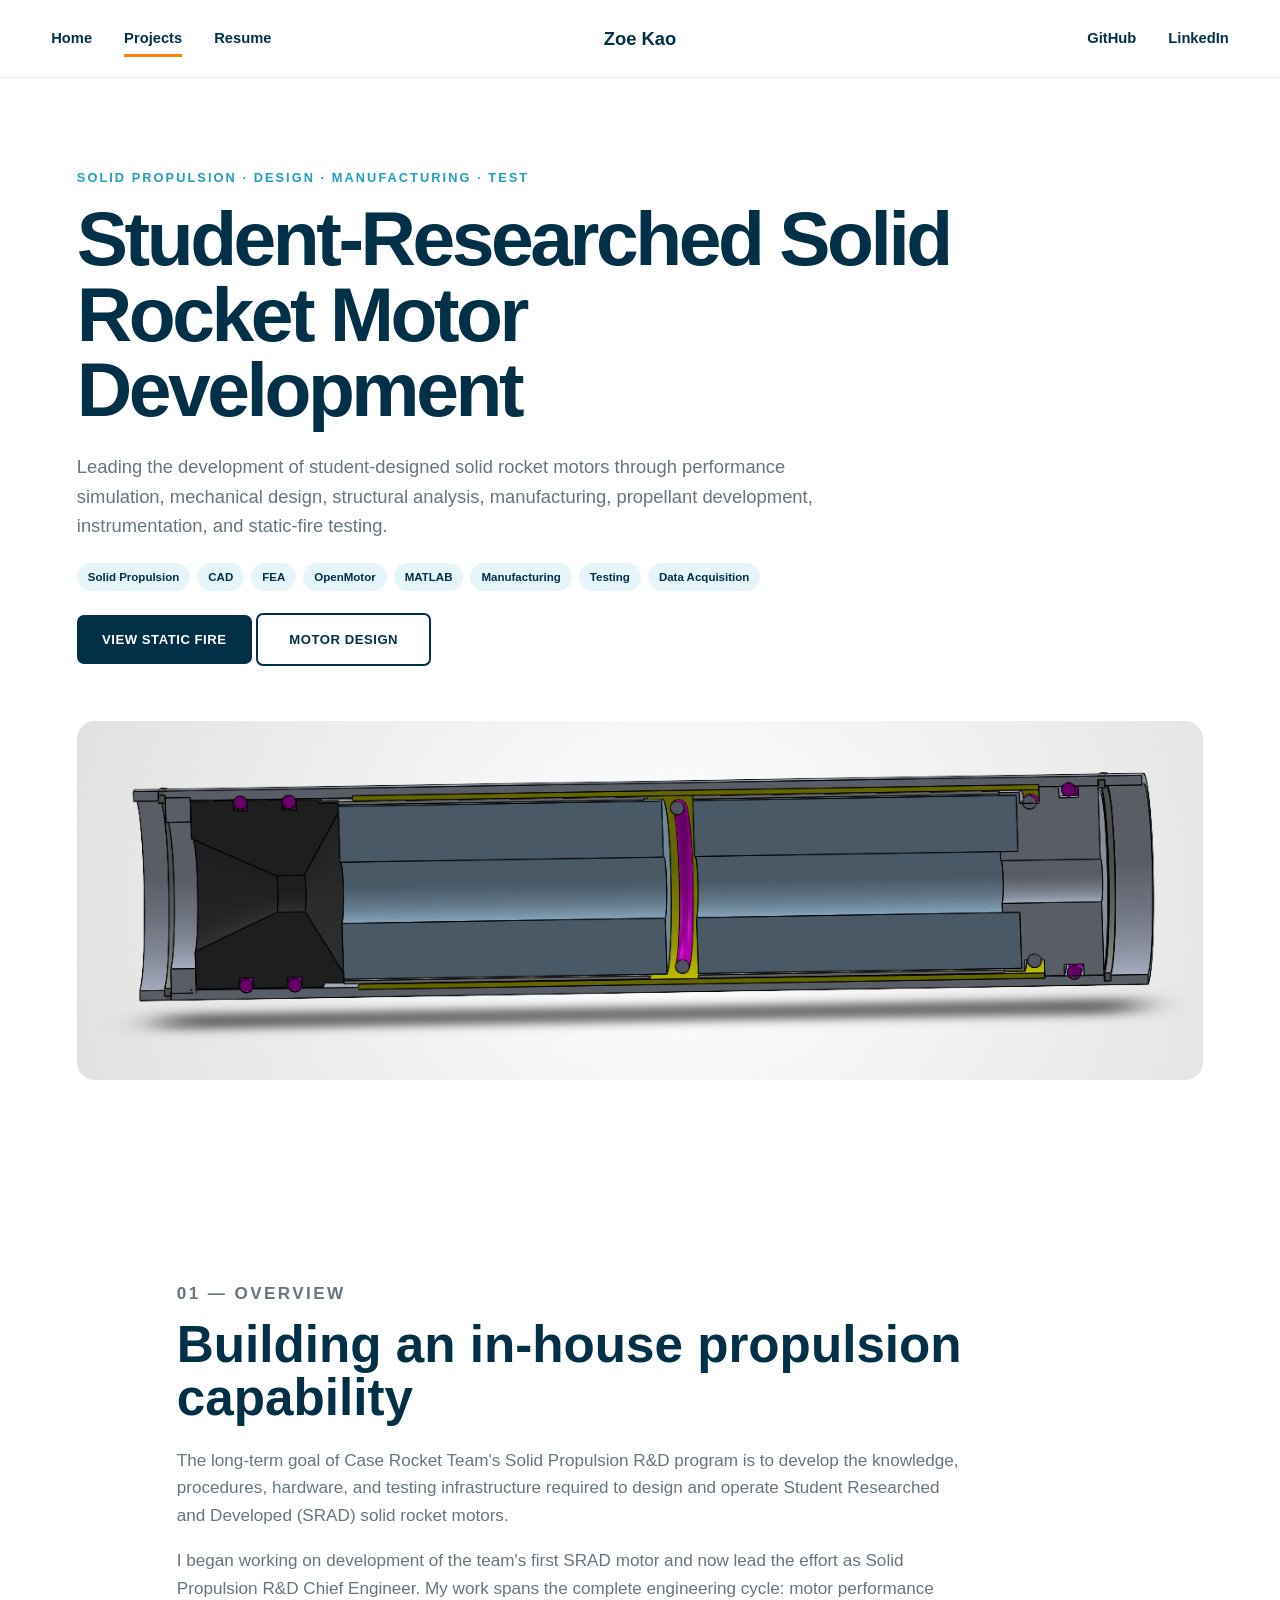
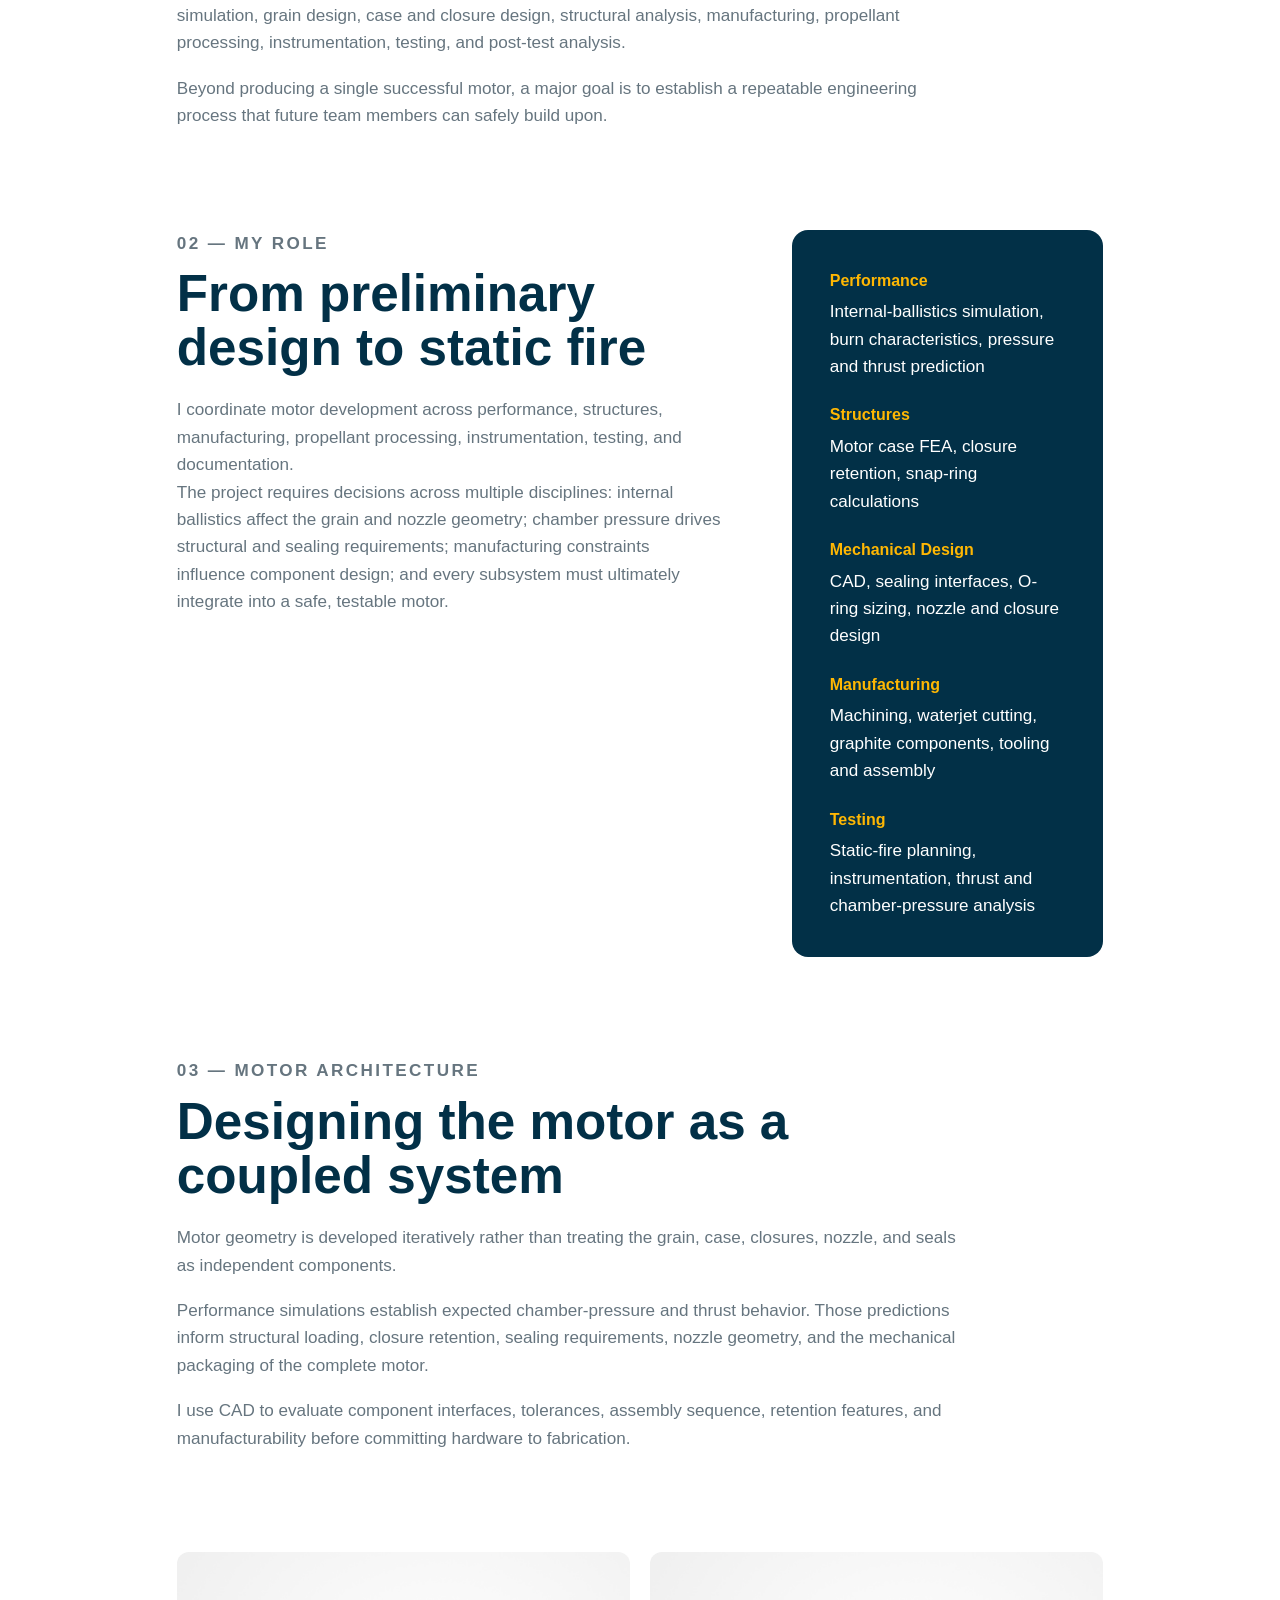
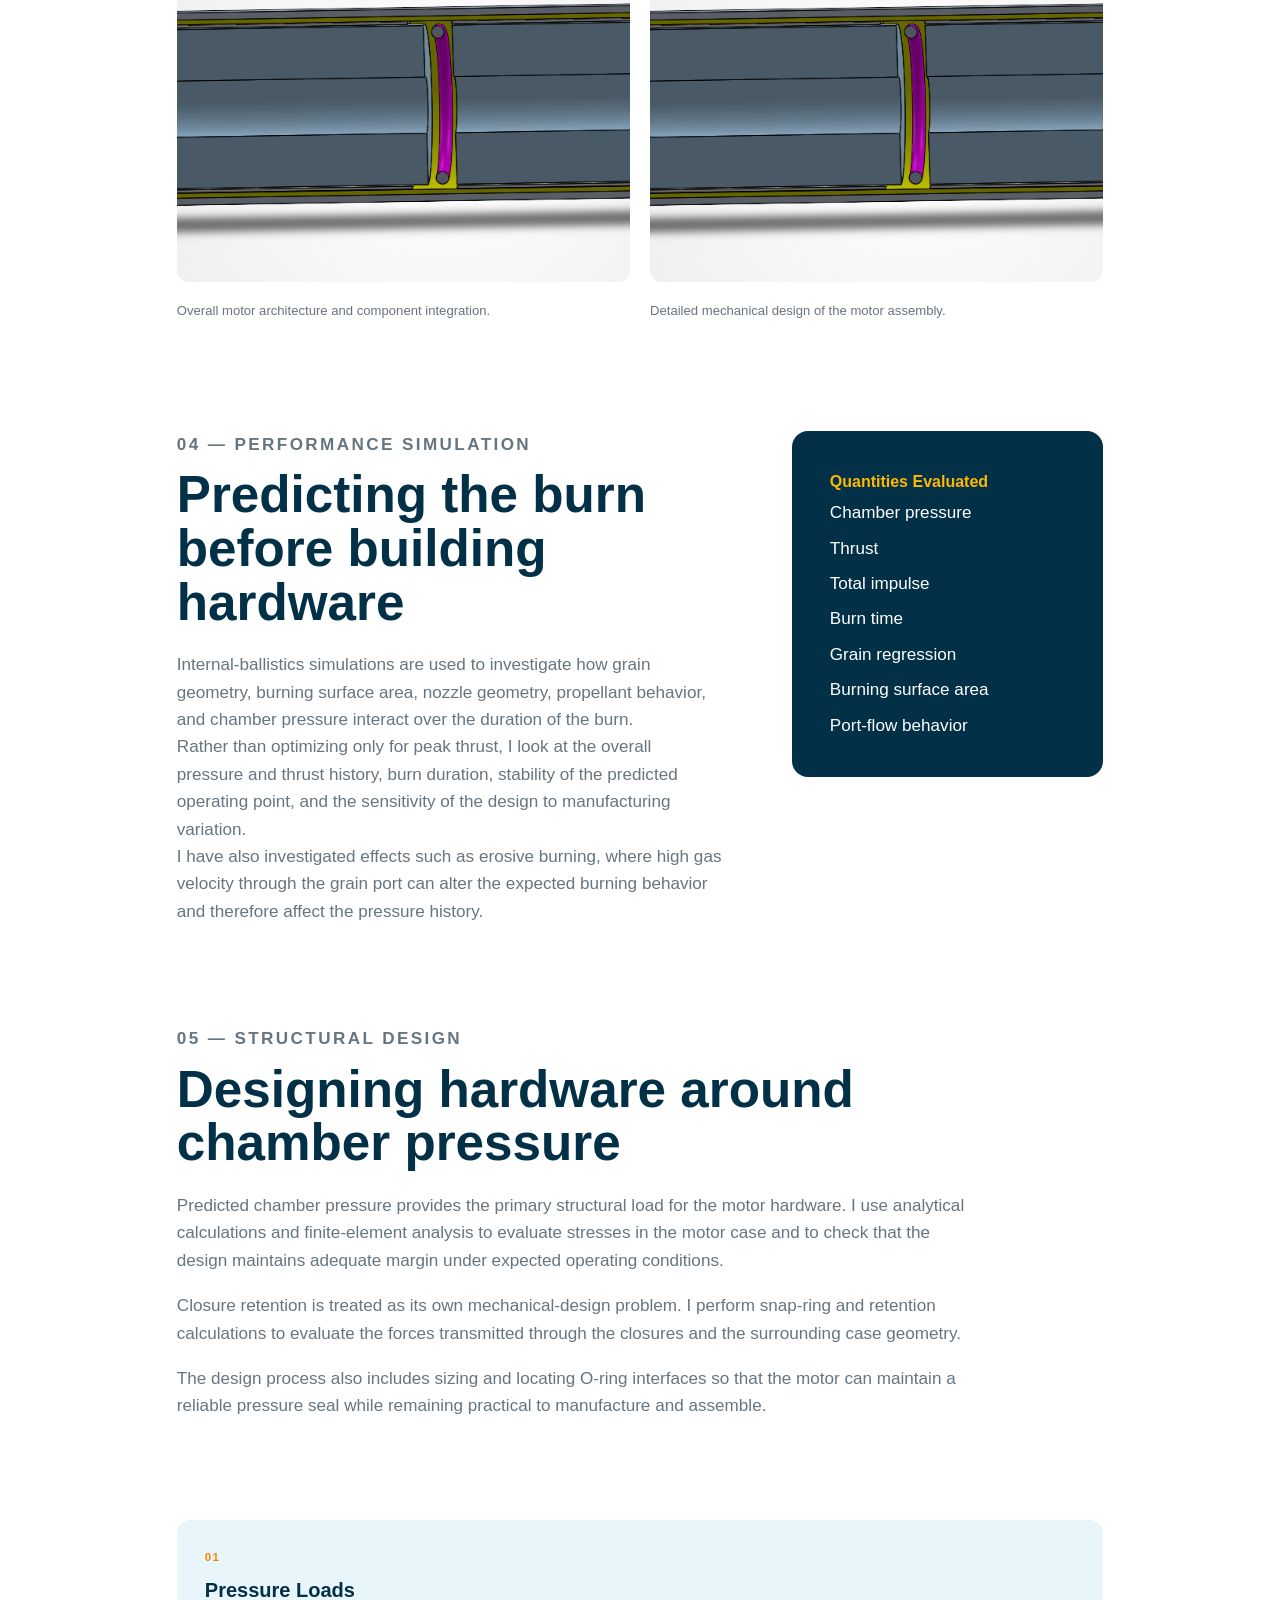
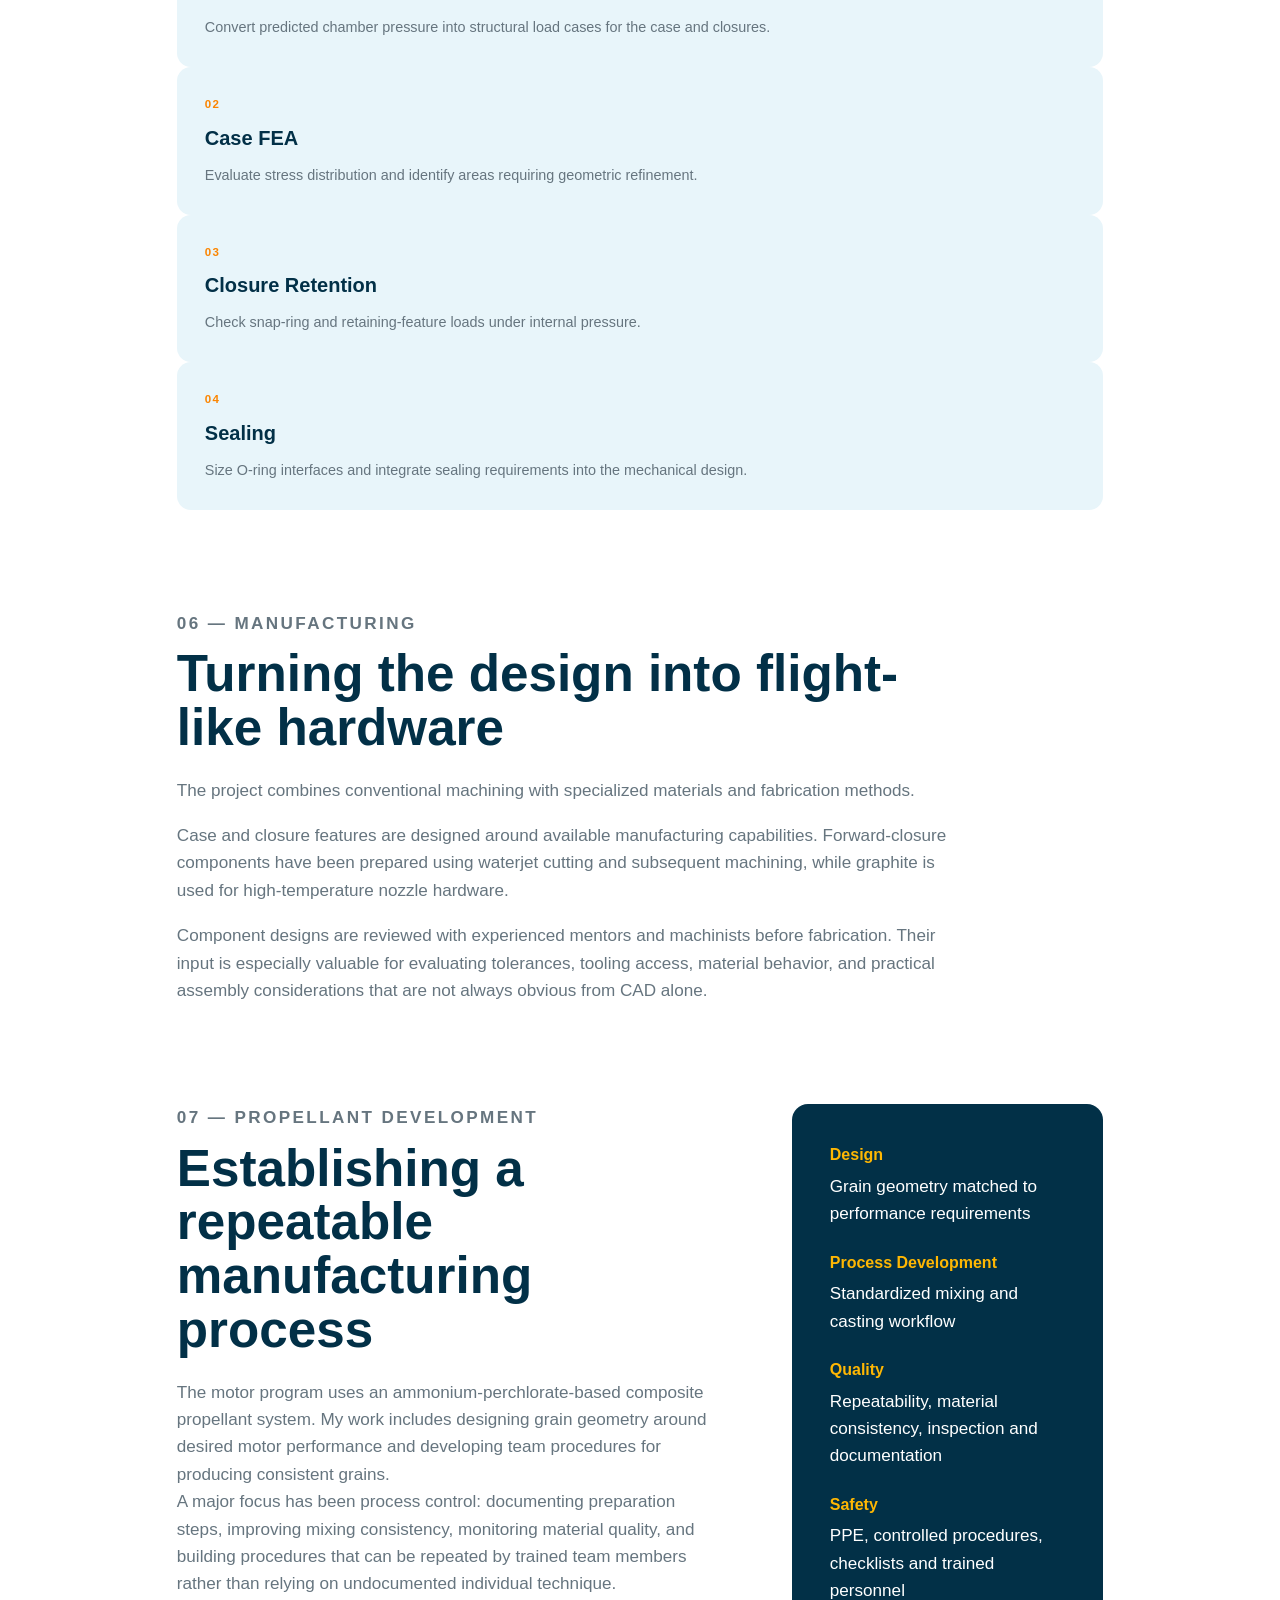
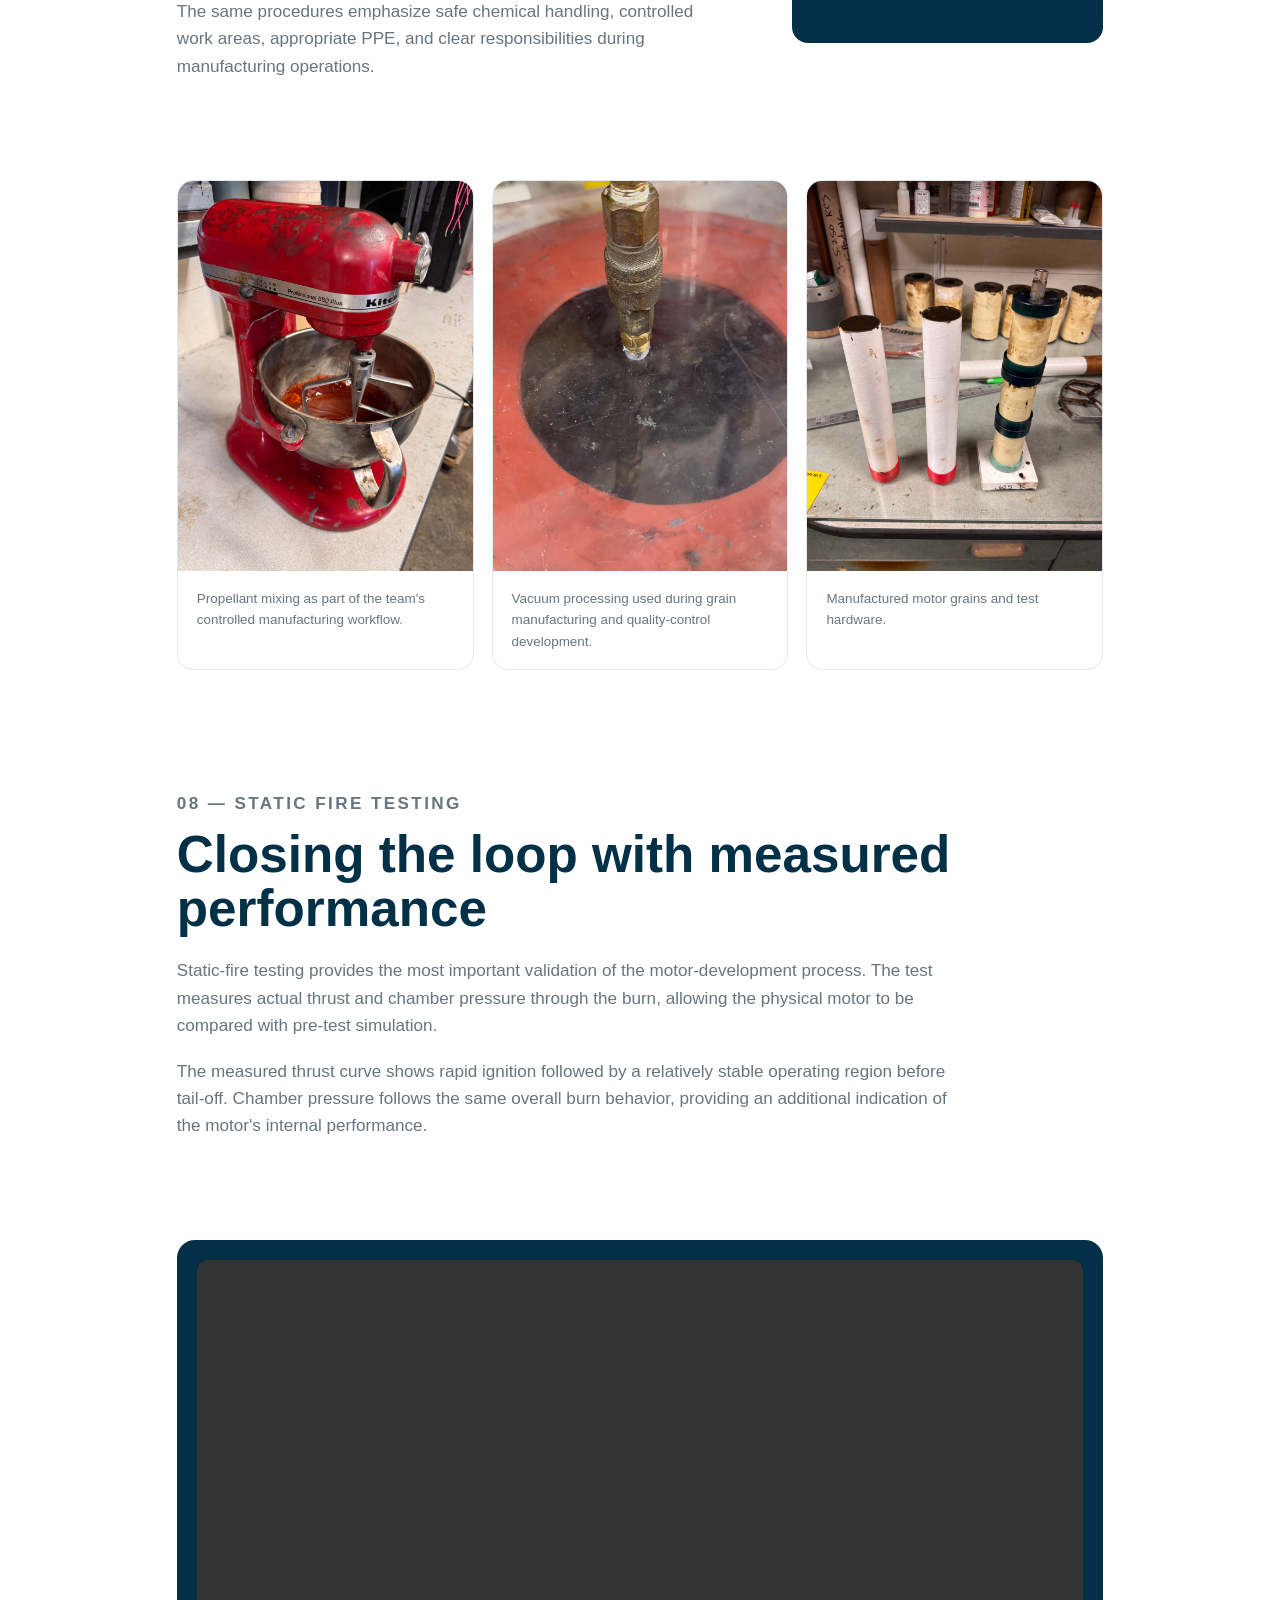
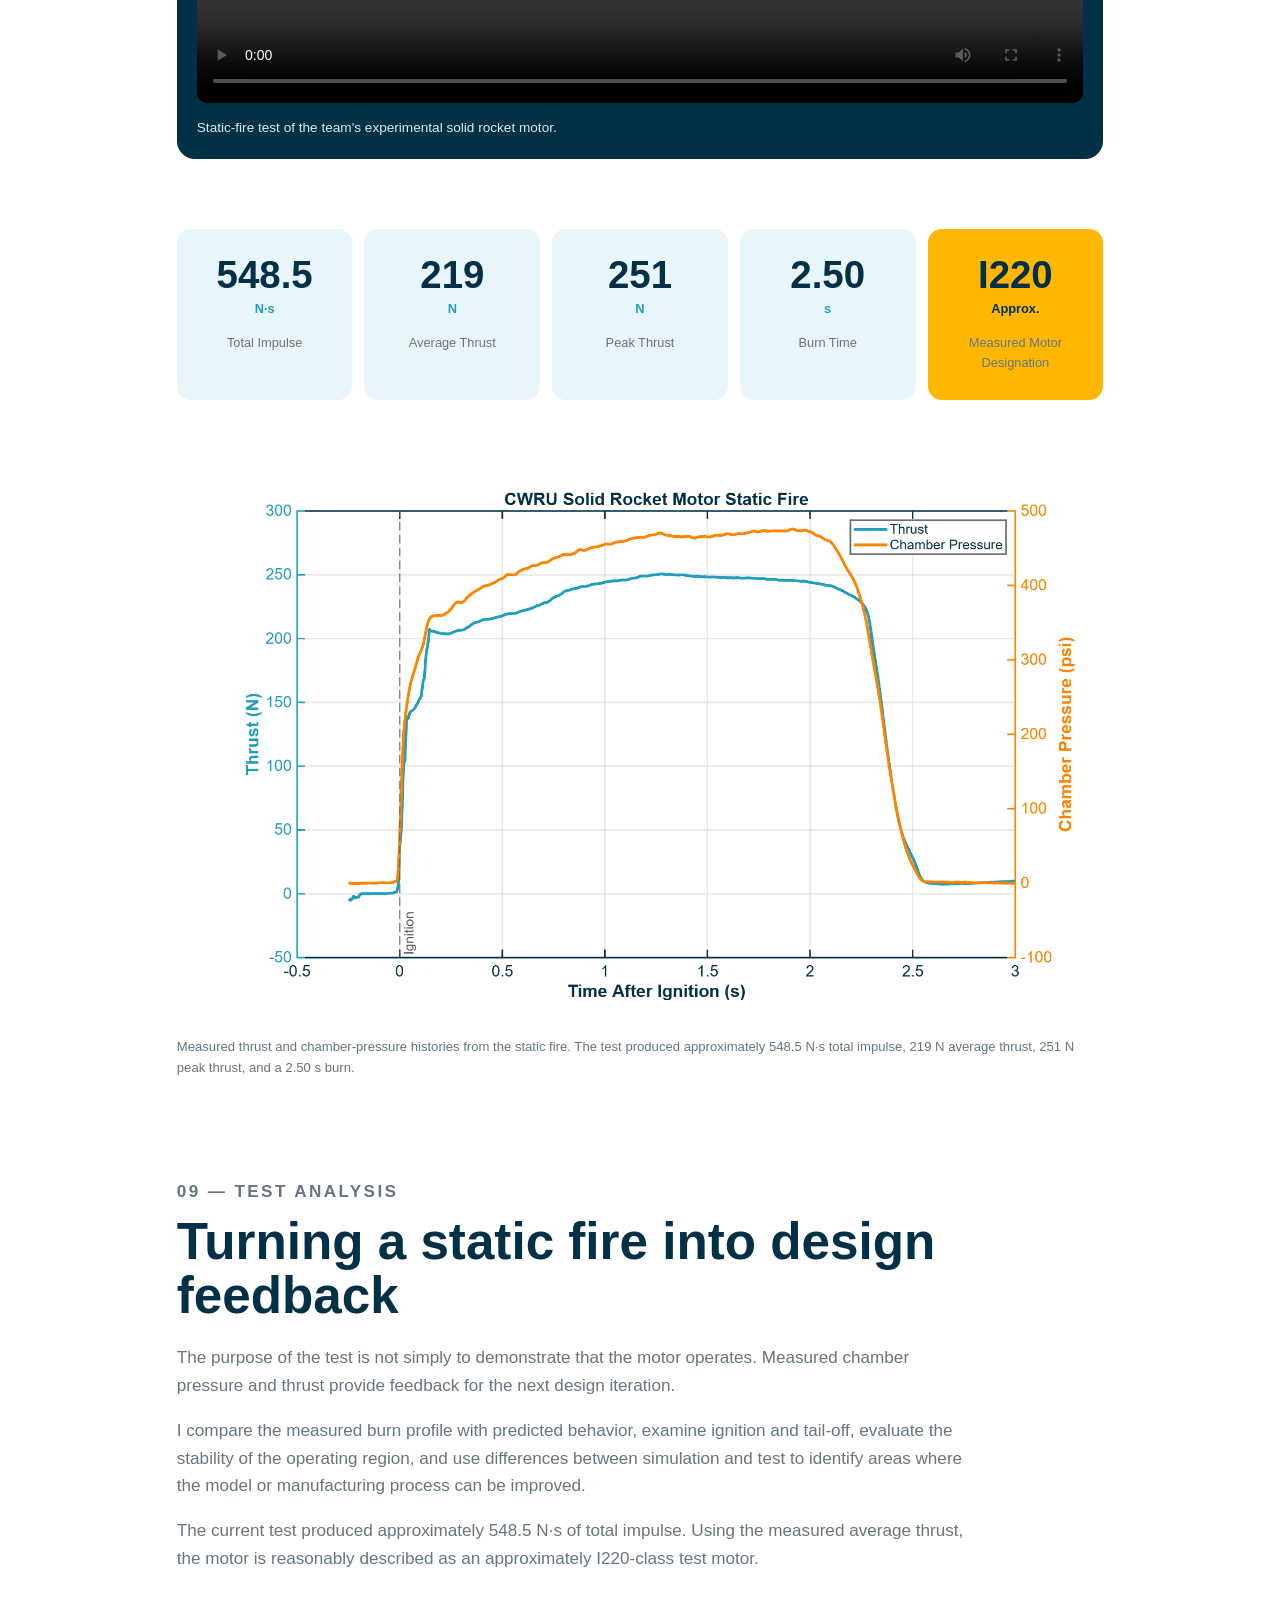
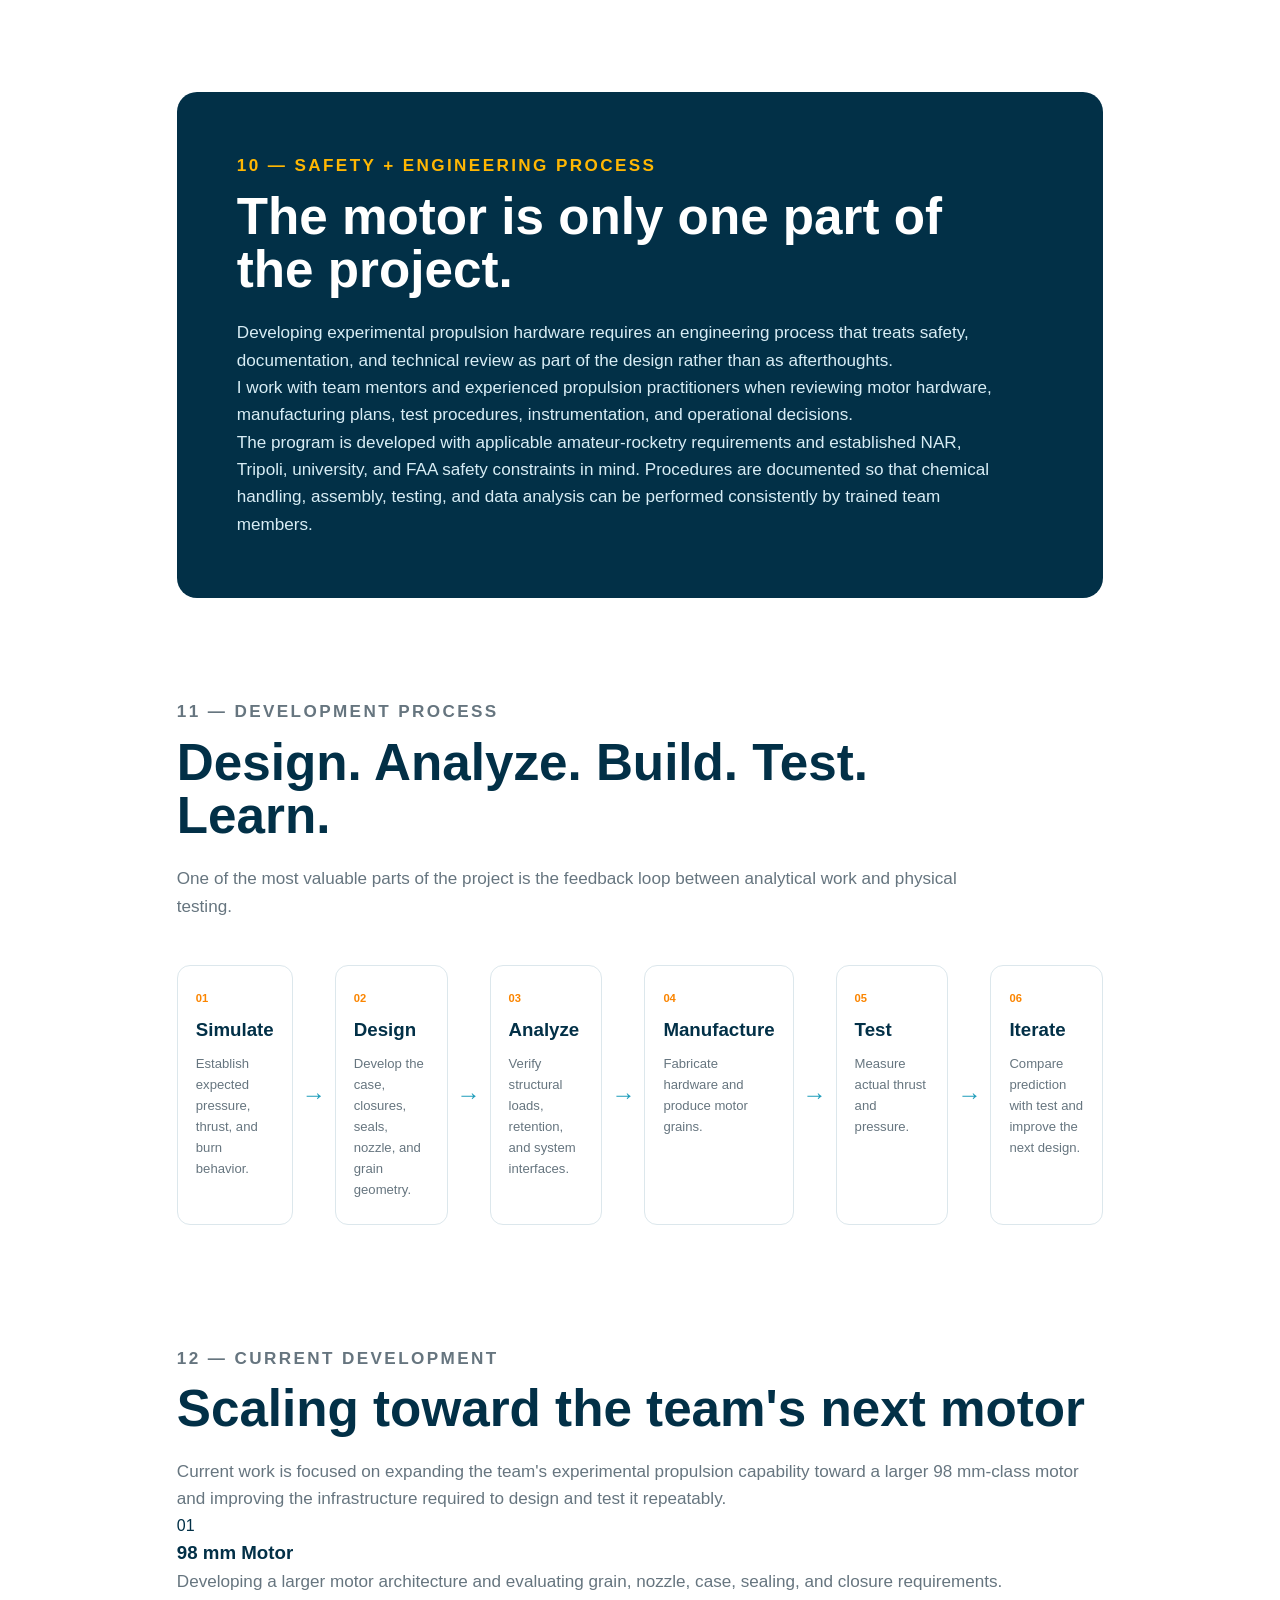
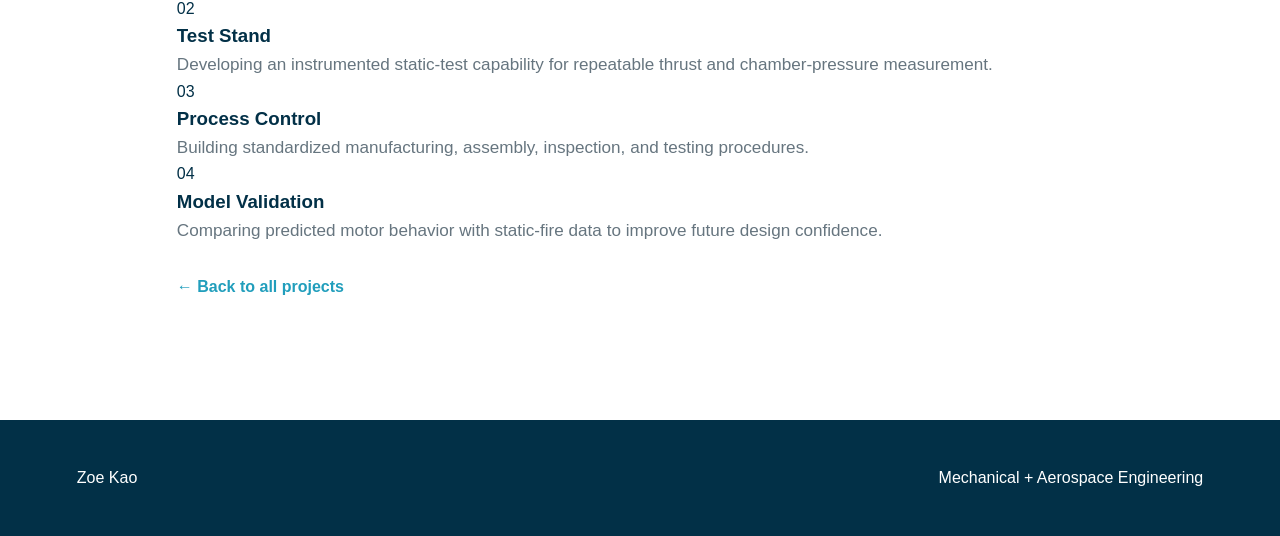
<file: projects/solid-propulsion.html>
<!DOCTYPE html>
<html lang="en">

<head>

    <meta charset="UTF-8">

    <meta name="viewport"
          content="width=device-width, initial-scale=1.0">

    <meta name="description"
          content="Zoe Kao's work developing student-researched and developed solid rocket motors with the Case Rocket Team.">

    <title>
        SRAD Solid Rocket Motor Development | Zoe Kao
    </title>

    <link rel="stylesheet" href="../style.css">

</head>


<body>


<!-- =====================================================
     NAVIGATION
===================================================== -->

<header class="navbar">

    <nav class="nav-left">

        <a href="../index.html">
            Home
        </a>

        <a href="../index.html#projects"
           class="active">
            Projects
        </a>

        <a href="../resume.pdf"
           target="_blank">
            Resume
        </a>

    </nav>


    <div class="nav-name">
        Zoe Kao
    </div>


    <nav class="nav-right">

        <a href="https://github.com/zoe-kao"
           target="_blank">
            GitHub
        </a>

        <!-- Replace with your actual LinkedIn URL -->
        <a href="#"
           target="_blank">
            LinkedIn
        </a>

    </nav>

</header>



<!-- =====================================================
     HERO
===================================================== -->

<section class="project-page-hero">

    <div class="project-page-title">

        <p class="eyebrow">
            SOLID PROPULSION · DESIGN · MANUFACTURING · TEST
        </p>


        <h1>
            Student-Researched Solid
            Rocket Motor Development
        </h1>


        <p class="project-summary">

            Leading the development of student-designed solid rocket
            motors through performance simulation, mechanical design,
            structural analysis, manufacturing, propellant development,
            instrumentation, and static-fire testing.

        </p>


        <div class="tags">

            <span>Solid Propulsion</span>
            <span>CAD</span>
            <span>FEA</span>
            <span>OpenMotor</span>
            <span>MATLAB</span>
            <span>Manufacturing</span>
            <span>Testing</span>
            <span>Data Acquisition</span>

        </div>


        <div class="project-actions">

            <a href="#static-fire"
               class="button button-primary">

                VIEW STATIC FIRE

            </a>


            <a href="#design"
               class="button button-secondary">

                MOTOR DESIGN

            </a>

        </div>

    </div>


    <img
        src="../assets/images/propulsion/motorcad1.png"
        alt="CAD model of student researched solid rocket motor"
        class="project-hero-image"
    >

</section>



<!-- =====================================================
     MAIN
===================================================== -->

<main class="project-body">



<!-- =====================================================
     01 OVERVIEW
===================================================== -->

<section class="project-text-section">

    <p class="project-label">
        01 — OVERVIEW
    </p>


    <h2>
        Building an in-house propulsion capability
    </h2>


    <p>
        The long-term goal of Case Rocket Team's Solid Propulsion
        R&D program is to develop the knowledge, procedures, hardware,
        and testing infrastructure required to design and operate
        Student Researched and Developed (SRAD) solid rocket motors.
    </p>


    <p>
        I began working on development of the team's first SRAD
        motor and now lead the effort as Solid Propulsion R&D Chief
        Engineer. My work spans the complete engineering cycle:
        motor performance simulation, grain design, case and closure
        design, structural analysis, manufacturing, propellant
        processing, instrumentation, testing, and post-test analysis.
    </p>


    <p>
        Beyond producing a single successful motor, a major goal is
        to establish a repeatable engineering process that future
        team members can safely build upon.
    </p>

</section>



<!-- =====================================================
     02 ENGINEERING SCOPE
===================================================== -->

<section class="project-two-column">

    <div>

        <p class="project-label">
            02 — MY ROLE
        </p>


        <h2>
            From preliminary design to static fire
        </h2>


        <p>
            I coordinate motor development across performance,
            structures, manufacturing, propellant processing,
            instrumentation, testing, and documentation.
        </p>


        <p>
            The project requires decisions across multiple disciplines:
            internal ballistics affect the grain and nozzle geometry;
            chamber pressure drives structural and sealing requirements;
            manufacturing constraints influence component design; and
            every subsystem must ultimately integrate into a safe,
            testable motor.
        </p>

    </div>


    <aside class="project-highlight">

        <strong>
            Performance
        </strong>

        <p>
            Internal-ballistics simulation, burn characteristics,
            pressure and thrust prediction
        </p>


        <strong>
            Structures
        </strong>

        <p>
            Motor case FEA, closure retention, snap-ring calculations
        </p>


        <strong>
            Mechanical Design
        </strong>

        <p>
            CAD, sealing interfaces, O-ring sizing, nozzle and closure design
        </p>


        <strong>
            Manufacturing
        </strong>

        <p>
            Machining, waterjet cutting, graphite components,
            tooling and assembly
        </p>


        <strong>
            Testing
        </strong>

        <p>
            Static-fire planning, instrumentation, thrust and chamber-pressure analysis
        </p>

    </aside>

</section>



<!-- =====================================================
     03 SYSTEM DESIGN
===================================================== -->

<section class="project-text-section"
         id="design">

    <p class="project-label">
        03 — MOTOR ARCHITECTURE
    </p>


    <h2>
        Designing the motor as a coupled system
    </h2>


    <p>
        Motor geometry is developed iteratively rather than treating
        the grain, case, closures, nozzle, and seals as independent
        components.
    </p>


    <p>
        Performance simulations establish expected chamber-pressure
        and thrust behavior. Those predictions inform structural
        loading, closure retention, sealing requirements, nozzle
        geometry, and the mechanical packaging of the complete motor.
    </p>


    <p>
        I use CAD to evaluate component interfaces, tolerances,
        assembly sequence, retention features, and manufacturability
        before committing hardware to fabrication.
    </p>

</section>



<div class="project-gallery">

    <figure>

        <img
            src="../assets/images/propulsion/motorcad1.png"
            alt="CAD model of solid rocket motor"
        >

        <figcaption>
            Overall motor architecture and component integration.
        </figcaption>

    </figure>


    <figure>

        <img
            src="../assets/images/propulsion/motorcad1.png"
            alt="Detailed CAD model of solid rocket motor components"
        >

        <figcaption>
            Detailed mechanical design of the motor assembly.
        </figcaption>

    </figure>

</div>



<!-- =====================================================
     04 SIMULATION
===================================================== -->

<section class="project-two-column">

    <div>

        <p class="project-label">
            04 — PERFORMANCE SIMULATION
        </p>


        <h2>
            Predicting the burn before building hardware
        </h2>


        <p>
            Internal-ballistics simulations are used to investigate
            how grain geometry, burning surface area, nozzle geometry,
            propellant behavior, and chamber pressure interact over
            the duration of the burn.
        </p>


        <p>
            Rather than optimizing only for peak thrust, I look at
            the overall pressure and thrust history, burn duration,
            stability of the predicted operating point, and the
            sensitivity of the design to manufacturing variation.
        </p>


        <p>
            I have also investigated effects such as erosive burning,
            where high gas velocity through the grain port can alter
            the expected burning behavior and therefore affect the
            pressure history.
        </p>

    </div>


    <aside class="project-highlight">

        <strong>
            Quantities Evaluated
        </strong>

        <p>
            Chamber pressure
        </p>

        <p>
            Thrust
        </p>

        <p>
            Total impulse
        </p>

        <p>
            Burn time
        </p>

        <p>
            Grain regression
        </p>

        <p>
            Burning surface area
        </p>

        <p>
            Port-flow behavior
        </p>

    </aside>

</section>



<!-- =====================================================
     05 STRUCTURAL DESIGN
===================================================== -->

<section class="project-text-section">

    <p class="project-label">
        05 — STRUCTURAL DESIGN
    </p>


    <h2>
        Designing hardware around chamber pressure
    </h2>


    <p>
        Predicted chamber pressure provides the primary structural
        load for the motor hardware. I use analytical calculations
        and finite-element analysis to evaluate stresses in the motor
        case and to check that the design maintains adequate margin
        under expected operating conditions.
    </p>


    <p>
        Closure retention is treated as its own mechanical-design
        problem. I perform snap-ring and retention calculations to
        evaluate the forces transmitted through the closures and the
        surrounding case geometry.
    </p>


    <p>
        The design process also includes sizing and locating O-ring
        interfaces so that the motor can maintain a reliable pressure
        seal while remaining practical to manufacture and assemble.
    </p>

</section>



<div class="engineering-process-grid">

    <div class="engineering-process-card">

        <span>01</span>

        <h3>
            Pressure Loads
        </h3>

        <p>
            Convert predicted chamber pressure into structural
            load cases for the case and closures.
        </p>

    </div>


    <div class="engineering-process-card">

        <span>02</span>

        <h3>
            Case FEA
        </h3>

        <p>
            Evaluate stress distribution and identify areas requiring
            geometric refinement.
        </p>

    </div>


    <div class="engineering-process-card">

        <span>03</span>

        <h3>
            Closure Retention
        </h3>

        <p>
            Check snap-ring and retaining-feature loads under
            internal pressure.
        </p>

    </div>


    <div class="engineering-process-card">

        <span>04</span>

        <h3>
            Sealing
        </h3>

        <p>
            Size O-ring interfaces and integrate sealing requirements
            into the mechanical design.
        </p>

    </div>

</div>



<!-- =====================================================
     06 MANUFACTURING
===================================================== -->

<section class="project-text-section">

    <p class="project-label">
        06 — MANUFACTURING
    </p>


    <h2>
        Turning the design into flight-like hardware
    </h2>


    <p>
        The project combines conventional machining with specialized
        materials and fabrication methods.
    </p>


    <p>
        Case and closure features are designed around available
        manufacturing capabilities. Forward-closure components have
        been prepared using waterjet cutting and subsequent machining,
        while graphite is used for high-temperature nozzle hardware.
    </p>


    <p>
        Component designs are reviewed with experienced mentors and
        machinists before fabrication. Their input is especially
        valuable for evaluating tolerances, tooling access, material
        behavior, and practical assembly considerations that are not
        always obvious from CAD alone.
    </p>

</section>



<!-- =====================================================
     07 PROPELLANT
===================================================== -->

<section class="project-two-column">

    <div>

        <p class="project-label">
            07 — PROPELLANT DEVELOPMENT
        </p>


        <h2>
            Establishing a repeatable manufacturing process
        </h2>


        <p>
            The motor program uses an ammonium-perchlorate-based
            composite propellant system. My work includes designing
            grain geometry around desired motor performance and
            developing team procedures for producing consistent
            grains.
        </p>


        <p>
            A major focus has been process control: documenting
            preparation steps, improving mixing consistency,
            monitoring material quality, and building procedures
            that can be repeated by trained team members rather than
            relying on undocumented individual technique.
        </p>


        <p>
            The same procedures emphasize safe chemical handling,
            controlled work areas, appropriate PPE, and clear
            responsibilities during manufacturing operations.
        </p>

    </div>


    <aside class="project-highlight">

        <strong>
            Design
        </strong>

        <p>
            Grain geometry matched to performance requirements
        </p>


        <strong>
            Process Development
        </strong>

        <p>
            Standardized mixing and casting workflow
        </p>


        <strong>
            Quality
        </strong>

        <p>
            Repeatability, material consistency, inspection and documentation
        </p>


        <strong>
            Safety
        </strong>

        <p>
            PPE, controlled procedures, checklists and trained personnel
        </p>

    </aside>

</section>



<!-- =====================================================
     PROP PHOTOS
===================================================== -->

<div class="propulsion-photo-grid">


    <figure class="propulsion-photo-card">

        <img
            src="../assets/images/propulsion/mixing.jpeg"
            alt="Propellant mixing process"
        >

        <figcaption>
            Propellant mixing as part of the team's controlled
            manufacturing workflow.
        </figcaption>

    </figure>


    <figure class="propulsion-photo-card">

        <img
            src="../assets/images/propulsion/vacumming.JPG"
            alt="Vacuum processing during propellant manufacturing"
        >

        <figcaption>
            Vacuum processing used during grain manufacturing and
            quality-control development.
        </figcaption>

    </figure>


    <figure class="propulsion-photo-card">

        <img
            src="../assets/images/propulsion/grains.jpeg"
            alt="Completed solid rocket motor grains"
        >

        <figcaption>
            Manufactured motor grains and test hardware.
        </figcaption>

    </figure>


</div>



<!-- =====================================================
     08 STATIC FIRE
===================================================== -->

<section class="project-text-section"
         id="static-fire">

    <p class="project-label">
        08 — STATIC FIRE TESTING
    </p>


    <h2>
        Closing the loop with measured performance
    </h2>


    <p>
        Static-fire testing provides the most important validation of
        the motor-development process. The test measures actual thrust
        and chamber pressure through the burn, allowing the physical
        motor to be compared with pre-test simulation.
    </p>


    <p>
        The measured thrust curve shows rapid ignition followed by a
        relatively stable operating region before tail-off. Chamber
        pressure follows the same overall burn behavior, providing
        an additional indication of the motor's internal performance.
    </p>

</section>



<!-- =====================================================
     STATIC FIRE VIDEO
===================================================== -->

<div class="static-fire-video">

    <video controls
           playsinline
           preload="metadata">

        <source
            src="../assets/video/statictestfire.mov"
            type="video/quicktime">

        Your browser does not support embedded video.

    </video>

    <p class="video-caption">
        Static-fire test of the team's experimental solid rocket motor.
    </p>

</div>



<!-- =====================================================
     TEST RESULTS
===================================================== -->

<div class="test-results-grid">

    <div class="test-result">

        <span class="test-result-value">
            548.5
        </span>

        <span class="test-result-unit">
            N·s
        </span>

        <p>
            Total Impulse
        </p>

    </div>


    <div class="test-result">

        <span class="test-result-value">
            219
        </span>

        <span class="test-result-unit">
            N
        </span>

        <p>
            Average Thrust
        </p>

    </div>


    <div class="test-result">

        <span class="test-result-value">
            251
        </span>

        <span class="test-result-unit">
            N
        </span>

        <p>
            Peak Thrust
        </p>

    </div>


    <div class="test-result">

        <span class="test-result-value">
            2.50
        </span>

        <span class="test-result-unit">
            s
        </span>

        <p>
            Burn Time
        </p>

    </div>


    <div class="test-result test-result-highlight">

        <span class="test-result-value">
            I220
        </span>

        <span class="test-result-unit">
            Approx.
        </span>

        <p>
            Measured Motor Designation
        </p>

    </div>

</div>



<figure class="research-figure propulsion-test-plot">

    <img
        src="../assets/images/propulsion/Motor_Thrust_Pressure.png"
        alt="Measured thrust and chamber pressure during solid rocket motor static fire"
    >

    <figcaption>
        Measured thrust and chamber-pressure histories from the static
        fire. The test produced approximately 548.5 N·s total impulse,
        219 N average thrust, 251 N peak thrust, and a 2.50 s burn.
    </figcaption>

</figure>



<!-- =====================================================
     09 TEST ANALYSIS
===================================================== -->

<section class="project-text-section">

    <p class="project-label">
        09 — TEST ANALYSIS
    </p>


    <h2>
        Turning a static fire into design feedback
    </h2>


    <p>
        The purpose of the test is not simply to demonstrate that the
        motor operates. Measured chamber pressure and thrust provide
        feedback for the next design iteration.
    </p>


    <p>
        I compare the measured burn profile with predicted behavior,
        examine ignition and tail-off, evaluate the stability of the
        operating region, and use differences between simulation and
        test to identify areas where the model or manufacturing
        process can be improved.
    </p>


    <p>
        The current test produced approximately 548.5 N·s of total
        impulse. Using the measured average thrust, the motor is
        reasonably described as an approximately I220-class test
        motor.
    </p>

</section>



<!-- =====================================================
     10 SAFETY
===================================================== -->

<section class="project-conclusion">

    <p class="project-label">
        10 — SAFETY + ENGINEERING PROCESS
    </p>


    <h2>
        The motor is only one part of the project.
    </h2>


    <p>
        Developing experimental propulsion hardware requires an
        engineering process that treats safety, documentation, and
        technical review as part of the design rather than as
        afterthoughts.
    </p>


    <p>
        I work with team mentors and experienced propulsion
        practitioners when reviewing motor hardware, manufacturing
        plans, test procedures, instrumentation, and operational
        decisions.
    </p>


    <p>
        The program is developed with applicable amateur-rocketry
        requirements and established NAR, Tripoli, university, and
        FAA safety constraints in mind. Procedures are documented so
        that chemical handling, assembly, testing, and data analysis
        can be performed consistently by trained team members.
    </p>

</section>



<!-- =====================================================
     11 ENGINEERING WORKFLOW
===================================================== -->

<section class="project-text-section">

    <p class="project-label">
        11 — DEVELOPMENT PROCESS
    </p>


    <h2>
        Design. Analyze. Build. Test. Learn.
    </h2>


    <p>
        One of the most valuable parts of the project is the feedback
        loop between analytical work and physical testing.
    </p>

</section>



<div class="development-flow">

    <div class="development-step">

        <span>01</span>

        <h3>
            Simulate
        </h3>

        <p>
            Establish expected pressure, thrust, and burn behavior.
        </p>

    </div>


    <div class="development-arrow">
        →
    </div>


    <div class="development-step">

        <span>02</span>

        <h3>
            Design
        </h3>

        <p>
            Develop the case, closures, seals, nozzle, and grain geometry.
        </p>

    </div>


    <div class="development-arrow">
        →
    </div>


    <div class="development-step">

        <span>03</span>

        <h3>
            Analyze
        </h3>

        <p>
            Verify structural loads, retention, and system interfaces.
        </p>

    </div>


    <div class="development-arrow">
        →
    </div>


    <div class="development-step">

        <span>04</span>

        <h3>
            Manufacture
        </h3>

        <p>
            Fabricate hardware and produce motor grains.
        </p>

    </div>


    <div class="development-arrow">
        →
    </div>


    <div class="development-step">

        <span>05</span>

        <h3>
            Test
        </h3>

        <p>
            Measure actual thrust and pressure.
        </p>

    </div>


    <div class="development-arrow">
        →
    </div>


    <div class="development-step">

        <span>06</span>

        <h3>
            Iterate
        </h3>

        <p>
            Compare prediction with test and improve the next design.
        </p>

    </div>

</div>



<!-- =====================================================
     12 CURRENT WORK
===================================================== -->

<section class="current-research-section">

    <p class="project-label">
        12 — CURRENT DEVELOPMENT
    </p>


    <h2>
        Scaling toward the team's next motor
    </h2>


    <p class="current-research-intro">

        Current work is focused on expanding the team's experimental
        propulsion capability toward a larger 98 mm-class motor and
        improving the infrastructure required to design and test it
        repeatably.

    </p>


    <div class="finding-grid">


        <div class="finding-card">

            <span class="finding-number">
                01
            </span>

            <h3>
                98 mm Motor
            </h3>

            <p>
                Developing a larger motor architecture and evaluating
                grain, nozzle, case, sealing, and closure requirements.
            </p>

        </div>


        <div class="finding-card">

            <span class="finding-number">
                02
            </span>

            <h3>
                Test Stand
            </h3>

            <p>
                Developing an instrumented static-test capability for
                repeatable thrust and chamber-pressure measurement.
            </p>

        </div>


        <div class="finding-card">

            <span class="finding-number">
                03
            </span>

            <h3>
                Process Control
            </h3>

            <p>
                Building standardized manufacturing, assembly,
                inspection, and testing procedures.
            </p>

        </div>


        <div class="finding-card">

            <span class="finding-number">
                04
            </span>

            <h3>
                Model Validation
            </h3>

            <p>
                Comparing predicted motor behavior with static-fire
                data to improve future design confidence.
            </p>

        </div>


    </div>

</section>



<!-- =====================================================
     BACK
===================================================== -->

<a href="../index.html#projects"
   class="back-link">

    ← Back to all projects

</a>


</main>



<!-- =====================================================
     FOOTER
===================================================== -->

<footer>

    <p>
        Zoe Kao
    </p>


    <p>
        Mechanical + Aerospace Engineering
    </p>

</footer>


</body>

</html>
</file>
<file: style.css>
/* =========================================================
   ZOE KAO PORTFOLIO
   ========================================================= */


/* ---------- COLOR VARIABLES ---------- */

:root {

    --light-blue: #8ecae6;
    --blue: #219ebc;
    --navy: #023047;
    --yellow: #ffb703;
    --orange: #fb8500;

    --white: #ffffff;
    --off-white: #f8fafb;
    --text: #17252d;
    --gray: #66757f;

}


/* ---------- RESET ---------- */

* {
    box-sizing: border-box;
    margin: 0;
    padding: 0;
}

html {
    scroll-behavior: smooth;
}

body {

    font-family:
        Arial,
        Helvetica,
        sans-serif;

    background: var(--white);
    color: var(--navy);

    line-height: 1.6;

}

a {
    color: inherit;
    text-decoration: none;
}

img {
    max-width: 100%;
}



/* =========================================================
   NAVIGATION
   ========================================================= */

.navbar {

    height: 78px;

    display: grid;
    grid-template-columns: 1fr auto 1fr;

    align-items: center;

    padding: 0 4%;

    border-bottom: 1px solid #e7edf0;

    background: rgba(255, 255, 255, 0.96);

    position: sticky;
    top: 0;

    z-index: 1000;

}


.nav-left,
.nav-right {

    display: flex;
    align-items: center;
    gap: 32px;

}


.nav-right {
    justify-content: flex-end;
}


.navbar a {

    font-size: 0.92rem;
    font-weight: 600;

    position: relative;

}


.navbar a::after {

    content: "";

    position: absolute;

    left: 0;
    bottom: -7px;

    width: 0;
    height: 3px;

    background: var(--orange);

    transition: width 0.25s ease;

}


.navbar a:hover::after,
.navbar a.active::after {
    width: 100%;
}


.nav-name {

    font-weight: 800;
    font-size: 1.15rem;

}



/* =========================================================
   HERO
   ========================================================= */

.hero {

    max-width: 1400px;

    min-height: calc(100vh - 78px);

    margin: auto;

    padding: 70px 6%;

    display: grid;

    grid-template-columns:
        minmax(350px, 0.9fr)
        minmax(450px, 1.1fr);

    gap: 8%;

    align-items: center;

}


.hero-photo {
    position: relative;
}


.photo-decoration {

    position: absolute;

    width: 100%;
    height: 100%;

    left: -24px;
    top: 24px;

    background: var(--light-blue);

    border-radius: 55px 8px 55px 8px;

}


.headshot {

    position: relative;

    width: 100%;

    aspect-ratio: 4 / 5;

    object-fit: cover;

    border-radius: 55px 8px 55px 8px;

    display: block;

}


.hero-content {

    position: relative;

    padding: 50px 0;

}


.eyebrow {

    color: var(--blue);

    font-size: 0.8rem;

    letter-spacing: 0.16em;

    font-weight: 800;

    margin-bottom: 13px;

}


.hero h1 {

    font-size: clamp(3.6rem, 6vw, 6.5rem);

    line-height: 0.95;

    color: var(--navy);

    letter-spacing: -0.055em;

}


.hero h1 span {
    color: var(--orange);
}


.hero h2 {

    font-size: clamp(1.8rem, 3vw, 3rem);

    line-height: 1.15;

    margin-top: 20px;

    color: var(--navy);

}


.hero-description {

    margin-top: 30px;

    max-width: 670px;

    color: var(--gray);

    font-size: 1.08rem;

}


.hero-buttons {

    display: flex;

    gap: 15px;

    margin-top: 35px;

}


.button {

    display: inline-flex;

    align-items: center;
    justify-content: center;

    min-width: 175px;

    padding: 14px 24px;

    border-radius: 7px;

    font-weight: 800;

    letter-spacing: 0.04em;

    font-size: 0.82rem;

    transition:
        transform 0.2s,
        background 0.2s;

}


.button:hover {
    transform: translateY(-3px);
}


.button-primary {

    background: var(--navy);
    color: white;

}


.button-primary:hover {
    background: var(--blue);
}


.button-secondary {

    border: 2px solid var(--navy);
    color: var(--navy);

}


.button-secondary:hover {

    background: var(--yellow);
    border-color: var(--yellow);

}


/* Engineering decoration */

.engineering-sketch {

    position: absolute;

    width: 150px;

    opacity: 0.17;

    pointer-events: none;

}


.sketch-top {

    right: 0;
    top: -50px;

}


.sketch-bottom {

    right: -20px;
    bottom: -40px;

}



/* =========================================================
   PROJECT SECTION
   ========================================================= */

.projects-section {

    background: var(--off-white);

    padding: 110px 6%;

}


.section-heading {

    max-width: 700px;

    margin: 0 auto 60px;

    text-align: center;

}


.section-heading h2 {

    font-size: clamp(2.5rem, 5vw, 4.2rem);

    line-height: 1;

    margin-bottom: 20px;

}


.section-heading > p:last-child {
    color: var(--gray);
}


.project-grid {

    max-width: 1250px;

    margin: auto;

    display: grid;

    grid-template-columns:
        repeat(2, minmax(0, 1fr));

    gap: 28px;

}


.project-card {

    background: white;

    border-radius: 18px;

    overflow: hidden;

    box-shadow:
        0 10px 35px rgba(2, 48, 71, 0.07);

    transition:
        transform 0.25s ease,
        box-shadow 0.25s ease;

}


.project-card:hover {

    transform: translateY(-8px);

    box-shadow:
        0 20px 50px rgba(2, 48, 71, 0.15);

}


.project-image {

    height: 300px;

    overflow: hidden;

    background: var(--light-blue);

}


.project-image img {

    width: 100%;
    height: 100%;

    object-fit: cover;

    transition: transform 0.4s ease;

}


.project-card:hover .project-image img {
    transform: scale(1.04);
}


.project-info {

    padding: 30px;

}


.project-number {

    color: var(--orange);

    font-size: 0.72rem;

    font-weight: 800;

    letter-spacing: 0.14em;

    margin-bottom: 8px;

}


.project-info h3 {

    color: var(--navy);

    font-size: 1.65rem;

    line-height: 1.2;

    margin-bottom: 13px;

}


.project-info > p {

    color: var(--gray);

}


.tags {

    display: flex;

    flex-wrap: wrap;

    gap: 7px;

    margin: 22px 0;

}


.tags span {

    padding: 5px 11px;

    border-radius: 50px;

    background: #e5f5fa;

    color: var(--navy);

    font-size: 0.72rem;

    font-weight: 700;

}


.project-link {

    font-weight: 800;

    color: var(--blue);

}



/* =========================================================
   FOOTER
   ========================================================= */

footer {

    background: var(--navy);

    color: white;

    padding: 45px 6%;

    display: flex;

    justify-content: space-between;

    gap: 20px;

}


footer a {
    color: var(--yellow);
}



/* =========================================================
   RESPONSIVE / MOBILE
   ========================================================= */

@media (max-width: 900px) {

    .navbar {

        grid-template-columns: 1fr auto;

    }

    .nav-name {
        display: none;
    }

    .nav-right {
        display: none;
    }


    .hero {

        grid-template-columns: 1fr;

        padding-top: 40px;

    }


    .hero-photo {

        max-width: 500px;

        margin: auto;

    }


    .hero-content {
        text-align: center;
    }


    .hero-description {
        margin-left: auto;
        margin-right: auto;
    }


    .hero-buttons {
        justify-content: center;
    }


    .engineering-sketch {
        display: none;
    }


    .project-grid {
        grid-template-columns: 1fr;
    }

}


@media (max-width: 550px) {

    .navbar {
        padding: 0 20px;
    }

    .nav-left {
        gap: 18px;
    }

    .hero {
        padding: 35px 25px 70px;
    }

    .projects-section {
        padding: 80px 25px;
    }

    .hero-buttons {
        flex-direction: column;
    }

    footer {
        flex-direction: column;
    }

}

/* =========================================================
   INDIVIDUAL PROJECT PAGES
   ========================================================= */


.project-page-hero {

    max-width: 1300px;

    margin: auto;

    padding: 90px 6% 70px;

}


.project-page-title {

    max-width: 900px;

    margin-bottom: 55px;

}


.project-page-title h1 {

    font-size: clamp(3rem, 6vw, 6rem);

    line-height: 0.98;

    letter-spacing: -0.045em;

    margin-bottom: 25px;

}


.project-summary {

    max-width: 750px;

    color: var(--gray);

    font-size: 1.15rem;

}

.project-hero-image {
    display: block;
    width: 100%;
    height: auto;
    object-fit: contain;
    border-radius: 18px;
    background: white;
}



.project-body {

    max-width: 1050px;

    margin: auto;

    padding: 40px 6% 120px;

}


.project-text-section {

    max-width: 760px;

    margin: 90px 0;

}


.project-label {

    color: var(--orange);

    font-size: 0.75rem;

    font-weight: 800;

    letter-spacing: 0.14em;

    margin-bottom: 10px;

}


.project-body h2 {

    font-size: clamp(2rem, 4vw, 3rem);

    line-height: 1.05;

    margin-bottom: 22px;

}


.project-body p {

    color: var(--gray);

    font-size: 1.07rem;

}


.project-two-column {

    margin: 100px 0;

    display: grid;

    grid-template-columns:
        1.4fr 0.8fr;

    gap: 70px;

}


.project-highlight {

    background: var(--navy);

    color: white;

    padding: 35px;

    border-radius: 16px;

}


.project-highlight strong {

    display: block;

    color: var(--yellow);

    margin-bottom: 5px;

}


.project-highlight p {

    color: white;

    margin-bottom: 25px;

}


.project-highlight p:last-child {
    margin-bottom: 0;
}


.project-figure {

    margin: 90px 0;

}


.project-figure img {

    width: 100%;

    border-radius: 14px;

}


figcaption {

    color: var(--gray);

    font-size: 0.82rem;

    margin-top: 10px;

}


.project-gallery {

    display: grid;

    grid-template-columns:
        repeat(2, minmax(0, 1fr));

    gap: 18px;

    margin: 80px 0;

}


.project-gallery img {

    width: 100%;

    height: 350px;

    object-fit: cover;

    border-radius: 12px;

}


.back-link {

    display: inline-block;

    margin-top: 50px;

    color: var(--blue);

    font-weight: 800;

}


.back-link:hover {
    color: var(--orange);
}


@media (max-width: 750px) {

    .project-two-column,
    .project-gallery {

        grid-template-columns: 1fr;

    }

}

/* =========================================================
   PROJECT PAGE
========================================================= */

.project-page-hero {
    max-width: 1300px;
    margin: auto;
    padding: 90px 6% 70px;
}


.project-page-title {
    max-width: 900px;
    margin-bottom: 55px;
}


.project-page-title h1 {
    font-size: clamp(3rem, 6vw, 6rem);
    line-height: 0.98;
    letter-spacing: -0.045em;
    margin-bottom: 25px;
    color: var(--navy);
}


.project-summary {
    max-width: 760px;
    color: var(--gray);
    font-size: 1.15rem;
}


.project-hero-image {
    display: block;
    width: 100%;
    max-height: 680px;
    object-fit: cover;
    border-radius: 18px;
}


.project-body {
    max-width: 1080px;
    margin: auto;
    padding: 30px 6% 120px;
}


.project-text-section {
    max-width: 790px;
    margin: 100px 0;
}


.project-text-section p + p {
    margin-top: 18px;
}


.project-label {
    color: var(--orange);
    font-size: 0.75rem;
    font-weight: 800;
    letter-spacing: 0.14em;
    margin-bottom: 10px;
}


.project-body h2 {
    font-size: clamp(2rem, 4vw, 3.2rem);
    line-height: 1.05;
    color: var(--navy);
    margin-bottom: 22px;
}


.project-body p {
    color: var(--gray);
    font-size: 1.07rem;
}


.project-two-column {
    margin: 100px 0;
    display: grid;
    grid-template-columns: 1.4fr 0.8fr;
    gap: 70px;
    align-items: start;
}


.project-highlight {
    background: var(--navy);
    color: white;
    padding: 38px;
    border-radius: 16px;
}


.project-highlight strong {
    display: block;
    color: var(--yellow);
    margin-top: 22px;
    margin-bottom: 5px;
}


.project-highlight strong:first-child {
    margin-top: 0;
}


.project-highlight p {
    color: white;
    margin-bottom: 8px;
}


.project-figure {
    margin: 90px 0;
}


.project-figure img {
    display: block;
    width: 100%;
    border-radius: 14px;
}


figcaption {
    color: var(--gray);
    font-size: 0.82rem;
    margin-top: 10px;
}


.project-gallery {
    display: grid;
    grid-template-columns: repeat(2, minmax(0, 1fr));
    gap: 20px;
    margin: 80px 0 110px;
}


.project-gallery figure {
    margin: 0;
}


.project-gallery img {
    width: 100%;
    height: 330px;
    object-fit: cover;
    border-radius: 12px;
}


/* Parameter cards */

.parameter-grid {
    display: grid;
    grid-template-columns: repeat(5, 1fr);
    gap: 12px;
    margin: -55px 0 110px;
}


.parameter-card {
    min-height: 150px;
    padding: 25px 18px;
    background: #e8f5fa;
    border-radius: 12px;
    display: flex;
    flex-direction: column;
    justify-content: center;
}


.parameter-number {
    font-size: 1.65rem;
    font-weight: 800;
    color: var(--blue);
}


.parameter-card p {
    margin-top: 3px;
    font-size: 0.85rem;
}


/* Conclusion */

.project-conclusion {
    margin: 120px 0 80px;
    padding: 60px;
    background: var(--navy);
    border-radius: 20px;
}


.project-conclusion h2 {
    color: white;
    max-width: 750px;
}


.project-conclusion p {
    color: #d8edf5;
    max-width: 760px;
}


.project-conclusion .project-label {
    color: var(--yellow);
}


.back-link {
    display: inline-block;
    margin-top: 30px;
    color: var(--blue);
    font-weight: 800;
}


.back-link:hover {
    color: var(--orange);
}


/* Mobile */

@media (max-width: 900px) {

    .parameter-grid {
        grid-template-columns: repeat(2, 1fr);
    }

}


@media (max-width: 750px) {

    .project-two-column,
    .project-gallery {
        grid-template-columns: 1fr;
    }

    .project-gallery img {
        height: auto;
    }

    .project-conclusion {
        padding: 35px;
    }

}


@media (max-width: 500px) {

    .parameter-grid {
        grid-template-columns: 1fr;
    }

}

<!DOCTYPE html>
<html lang="en">

<head>
    <meta charset="UTF-8">

    <meta name="viewport"
          content="width=device-width, initial-scale=1.0">

    <meta name="description"
          content="Zoe Kao's computational research on microgravity flame spread between closely spaced solid fuels.">

    <title>
        Microgravity Flame Spread CFD | Zoe Kao
    </title>

    <link rel="stylesheet" href="../style.css">
</head>


<body>


<!-- =====================================================
     NAVIGATION
===================================================== -->

<header class="navbar">

    <nav class="nav-left">

        <a href="../index.html">
            Home
        </a>

        <a href="../index.html#projects"
           class="active">
            Projects
        </a>

        <a href="../resume.pdf"
           target="_blank">
            Resume
        </a>

    </nav>


    <div class="nav-name">
        Zoe Kao
    </div>


    <nav class="nav-right">

        <a href="https://github.com/zoe-kao"
           target="_blank">
            GitHub
        </a>

        <!-- Replace with your actual LinkedIn URL -->
        <a href="#"
           target="_blank">
            LinkedIn
        </a>

    </nav>

</header>



<!-- =====================================================
     HERO
===================================================== -->

<section class="project-page-hero">

    <div class="project-page-title">

        <p class="eyebrow">
            COMPUTATIONAL FIRE DYNAMICS · MICROGRAVITY COMBUSTION
        </p>


        <h1>
            Flame Spread Between
            Closely Spaced Solid Fuels
        </h1>


        <p class="project-summary">

            A computational investigation of how fuel separation
            distance and imposed airflow alter thermal feedback,
            oxygen transport, pyrolysis, and secondary ignition
            between parallel solid-fuel samples in microgravity.

        </p>


        <div class="tags">

            <span>CFD</span>
            <span>Fortran</span>
            <span>SIMPLER</span>
            <span>Combustion</span>
            <span>Heat Transfer</span>
            <span>Radiation</span>
            <span>Tecplot</span>
            <span>MATLAB</span>

        </div>


        <div class="project-actions">

            <a href="../assets/docs/cfd-poster.pdf"
               target="_blank"
               class="button button-primary">

                VIEW RESEARCH POSTER

            </a>


            <a href="#current-results"
               class="button button-secondary">

                CURRENT RESULTS

            </a>

        </div>

    </div>


    <img
        src="../assets/images/cfd/flame-temperature-evolution.png"
        alt="Time evolution of flame temperature for parallel samples in microgravity"
        class="project-hero-image"
    >

</section>



<!-- =====================================================
     MAIN CONTENT
===================================================== -->

<main class="project-body">



<!-- =====================================================
     01 OVERVIEW
===================================================== -->

<section class="project-text-section">

    <p class="project-label">
        01 — OVERVIEW
    </p>


    <h2>
        Why study closely spaced fuels?
    </h2>


    <p>
        Flame spread occurs through a feedback process: heat from the
        gas-phase flame raises the temperature of nearby solid fuel,
        the solid pyrolyzes and releases combustible vapor, and that
        vapor mixes with oxygen to sustain additional gas-phase
        combustion.
    </p>


    <p>
        In microgravity, buoyancy-driven flow is strongly reduced.
        As a result, flame behavior becomes much more sensitive to
        imposed airflow, transport within the gap, and the geometric
        relationship between nearby combustible surfaces.
    </p>


    <p>
        My research investigates two parallel solid-fuel samples.
        Only the primary sample is externally ignited. The secondary
        sample can ignite only if feedback from the primary flame
        provides enough energy to initiate pyrolysis and establish a
        sustained secondary reaction zone.
    </p>

</section>



<!-- =====================================================
     02 MODEL
===================================================== -->

<section class="project-two-column">

    <div>

        <p class="project-label">
            02 — NUMERICAL MODEL
        </p>


        <h2>
            Coupled gas and solid flame-spread simulation
        </h2>


        <p>
            Simulations are performed using an in-house Fortran
            computational fire-dynamics model. The code advances
            the gas and solid domains together using adaptive time
            stepping.
        </p>


        <p>
            The model resolves fluid flow, heat and mass transfer,
            gas-phase combustion, radiation, heat conduction within
            the solid fuel, and pyrolysis.
        </p>

    </div>


    <aside class="project-highlight">

        <strong>
            Pressure–Velocity Coupling
        </strong>

        <p>
            SIMPLER algorithm
        </p>


        <strong>
            Combustion
        </strong>

        <p>
            Finite-rate Arrhenius reaction model
        </p>


        <strong>
            Radiation
        </strong>

        <p>
            SN3D radiative-transfer solver
        </p>


        <strong>
            Solid Response
        </strong>

        <p>
            Heat conduction + two-step pyrolysis
        </p>


        <strong>
            Post Processing
        </strong>

        <p>
            Python · Tecplot · MATLAB
        </p>

    </aside>

</section>


<p class="project-note">
    The computational model solves transient mass, momentum, energy,
    and species conservation equations while coupling gas-phase
    combustion, radiation, and solid pyrolysis.
</p>



<!-- =====================================================
     03 PARAMETER SPACE
===================================================== -->

<section class="current-research-section">

    <p class="project-label">
        03 — PARAMETRIC STUDY
    </p>


    <h2>
        Varying both separation distance and airflow
    </h2>


    <p class="current-research-intro">

        The initial project examined separation distance at a single
        imposed airflow. I later expanded the study into a two-parameter
        investigation of sample spacing and forced-flow velocity.

    </p>


    <div class="research-matrix">

        <div class="matrix-heading">
            Separation Distance, H
        </div>

        <div class="matrix-value">1.0 cm</div>
        <div class="matrix-value">1.5 cm</div>
        <div class="matrix-value">2.0 cm</div>
        <div class="matrix-value">2.5 cm</div>


        <div class="matrix-heading">
            Imposed Airflow, U∞
        </div>

        <div class="matrix-value">3 cm/s</div>
        <div class="matrix-value">6 cm/s</div>
        <div class="matrix-value">9 cm/s</div>
        <div class="matrix-value">12 cm/s</div>
        <div class="matrix-value">15 cm/s</div>

    </div>

</section>



<!-- =====================================================
     04 REGIME MAP
===================================================== -->

<section class="project-text-section"
         id="current-results">

    <p class="project-label">
        04 — IGNITION REGIME
    </p>


    <h2>
        When does the secondary sample actually ignite?
    </h2>


    <p>
        The first step in comparing the full parameter space was to
        classify the final behavior of each simulation.
    </p>


    <p>
        The resulting regime map separates cases with sustained
        secondary ignition from cases in which combustion remains
        associated only with the primary sample, quenches, or still
        requires additional interpretation.
    </p>


    <p>
        The map shows that the ignition boundary cannot be described
        using separation distance alone across the entire parameter
        space. At sufficiently weak imposed flow, even relatively
        close configurations can fail to sustain the same behavior
        observed at higher velocities.
    </p>

</section>



<figure class="research-figure">

    <img
        src="../assets/images/cfd/01_Ignition_Regime_Map(1).png"
        alt="Secondary-sample ignition regime map versus separation distance and imposed airflow speed"
    >

    <figcaption>
        Secondary-sample ignition regime as a function of separation
        distance H and imposed airflow U∞. Green markers indicate
        sustained secondary ignition; other markers represent
        primary-only, quenched, or unresolved behavior.
    </figcaption>

</figure>



<!-- =====================================================
     05 IGNITION DELAY
===================================================== -->

<section class="project-text-section">

    <p class="project-label">
        05 — IGNITION TIMING
    </p>


    <h2>
        Larger gaps require a longer heating period
    </h2>


    <p>
        For cases that successfully produce secondary ignition,
        separation distance strongly affects the time required for
        the secondary sample to ignite.
    </p>


    <p>
        Increasing H weakens the direct thermal interaction between
        the primary flame and secondary surface. The secondary solid
        therefore requires a longer period of heating before reaching
        pyrolysis conditions.
    </p>


    <p>
        Increasing imposed airflow generally reduces the ignition
        delay within the successful ignition regime, although the
        influence of airflow must be interpreted together with the
        changing flame shape and transport environment.
    </p>

</section>



<figure class="research-figure">

    <img
        src="../assets/images/cfd/02_Secondary_Ignition_Delay.png"
        alt="Secondary-sample ignition delay as a function of separation distance and airflow"
    >

    <figcaption>
        Time from primary ignition to sustained secondary ignition.
        Ignition delay increases strongly with sample separation.
    </figcaption>

</figure>



<!-- =====================================================
     06 THERMAL FEEDBACK
===================================================== -->

<section class="project-text-section">

    <p class="project-label">
        06 — THERMAL FEEDBACK
    </p>


    <h2>
        Separating convection and radiation
    </h2>


    <p>
        To understand why the ignition boundary changes, I separately
        evaluate convective and radiative heat transfer into the
        secondary sample.
    </p>


    <p>
        The largest change occurs in the convective contribution.
        At H = 2.5 cm, average convection into the secondary surface
        falls to approximately zero or becomes slightly negative
        across the cases shown, while net radiation remains positive
        for several flow speeds.
    </p>


    <p>
        This behavior is consistent with the larger gap becoming
        thermally decoupled from the primary flame. Radiation alone
        can still reach the secondary sample, but the combined
        thermal environment is not necessarily sufficient to
        establish sustained pyrolysis and ignition.
    </p>

</section>



<figure class="research-figure">

    <img
        src="../assets/images/cfd/05_Heat_Flux_Decomposition.png"
        alt="Convective and net radiative heat flux into the secondary sample"
    >

    <figcaption>
        Secondary-surface heat-flux decomposition. Convection changes
        strongly with separation distance, while the net radiative
        contribution follows a different trend.
    </figcaption>

</figure>



<!-- =====================================================
     07 LOCAL HEAT FLUX
===================================================== -->

<section class="project-two-column">

    <div>

        <p class="project-label">
            07 — LOCAL HEATING
        </p>


        <h2>
            Peak heat flux alone does not determine ignition
        </h2>


        <p>
            Earlier analysis showed that a secondary surface can
            experience a strong instantaneous local heat-flux peak
            without successfully igniting.
        </p>


        <p>
            What matters is not only the peak value, but also where
            heating occurs, how much surface area receives that
            heating, and how long the energy input is maintained.
        </p>

    </div>


    <aside class="project-highlight">

        <strong>
            Magnitude
        </strong>

        <p>
            How intense is the local heat flux?
        </p>


        <strong>
            Duration
        </strong>

        <p>
            Is the heating persistent?
        </p>


        <strong>
            Spatial Extent
        </strong>

        <p>
            How much of the secondary sample is heated?
        </p>


        <strong>
            Solid Response
        </strong>

        <p>
            Does the surface actually reach pyrolysis?
        </p>

    </aside>

</section>



<figure class="research-figure">

    <img
        src="../assets/images/cfd/net-heat-flux.svg"
        alt="Net heat flux distribution into the secondary fuel sample"
    >

    <figcaption>
        Spatial distribution of net heat flux into the secondary
        sample. Local intensity must be interpreted together with
        heating duration and spatial distribution.
    </figcaption>

</figure>



<!-- =====================================================
     08 OXYGEN + FLOW
===================================================== -->

<section class="project-text-section">

    <p class="project-label">
        08 — OXYGEN TRANSPORT
    </p>


    <h2>
        Closer spacing improves heating but can restrict oxygen
    </h2>


    <p>
        Decreasing separation brings the secondary sample closer to
        the primary flame and strengthens thermal coupling.
        However, the smaller gap also places a larger fraction of
        the inter-sample region inside the reacting and
        oxygen-depleted flow.
    </p>


    <p>
        Larger gaps remain better ventilated, but the secondary
        surface may then be too far from the primary flame to receive
        sufficient heating for strong pyrolysis.
    </p>


    <p>
        The result is a competition between thermal coupling and
        reactant transport rather than a simple relationship in
        which smaller separation is always more hazardous.
    </p>

</section>



<figure class="research-figure">

    <img
        src="../assets/images/cfd/oxygen-velocity.svg"
        alt="Oxygen fraction contours and velocity vectors between parallel fuel samples"
    >

    <figcaption>
        Oxygen fraction and velocity field in the inter-sample gap.
        Smaller separation creates stronger interaction but can also
        increase oxygen depletion near the secondary surface.
    </figcaption>

</figure>



<!-- =====================================================
     09 PARAMETRIC HEATMAPS
===================================================== -->

<section class="project-text-section">

    <p class="project-label">
        09 — GENERALIZED PARAMETRIC BEHAVIOR
    </p>


    <h2>
        Looking across the entire H–U∞ space
    </h2>


    <p>
        Rather than comparing individual simulations one at a time,
        I now extract a common set of metrics from each case and
        examine them across the complete parameter space.
    </p>


    <p>
        The heatmaps below compare secondary ignition delay,
        primary flame-spread rate, average secondary-surface heat
        flux, and maximum secondary-surface temperature.
    </p>

</section>



<figure class="research-figure">

    <img
        src="../assets/images/cfd/12_Parametric_Heatmaps.png"
        alt="Parametric heatmaps of ignition delay, flame spread rate, total heat flux, and maximum secondary-surface temperature"
    >

    <figcaption>
        Generalized H–U∞ trends. Individual metrics respond
        differently to geometry and airflow, demonstrating why
        secondary ignition cannot be described using a single
        heat-transfer or flow variable.
    </figcaption>

</figure>



<!-- =====================================================
     FINDINGS CARDS
===================================================== -->

<div class="finding-grid">


    <div class="finding-card">

        <span class="finding-number">
            01
        </span>

        <h3>
            Separation controls coupling
        </h3>

        <p>
            Increasing H weakens interaction between the primary
            flame and secondary surface and substantially increases
            secondary ignition delay.
        </p>

    </div>



    <div class="finding-card">

        <span class="finding-number">
            02
        </span>

        <h3>
            Airflow changes the timescale
        </h3>

        <p>
            Increasing imposed flow generally accelerates primary
            flame spread and reduces secondary ignition delay within
            successful ignition cases.
        </p>

    </div>



    <div class="finding-card">

        <span class="finding-number">
            03
        </span>

        <h3>
            Thermal response is non-monotonic
        </h3>

        <p>
            Intermediate spacing can produce stronger useful thermal
            interaction than either strongly confined or widely
            separated configurations.
        </p>

    </div>



    <div class="finding-card">

        <span class="finding-number">
            04
        </span>

        <h3>
            Local behavior matters
        </h3>

        <p>
            Global averages and peak values alone do not predict
            ignition. The spatial and temporal distribution of
            heating must also be considered.
        </p>

    </div>



    <div class="finding-card">

        <span class="finding-number">
            05
        </span>

        <h3>
            Pyrolysis is a key transition
        </h3>

        <p>
            The waiting period before secondary ignition is largely
            associated with heating the solid to the point where
            secondary-surface pyrolysis begins.
        </p>

    </div>



    <div class="finding-card">

        <span class="finding-number">
            06
        </span>

        <h3>
            Oxygen and heat compete
        </h3>

        <p>
            Small gaps can become oxygen limited, while large gaps
            can remain well ventilated but too weakly heated to
            sustain secondary ignition.
        </p>

    </div>


</div>



<!-- =====================================================
     10 IGNITION DEFINITION
===================================================== -->

<section class="project-two-column">

    <div>

        <p class="project-label">
            10 — ANALYSIS METHODOLOGY
        </p>


        <h2>
            Defining secondary ignition consistently
        </h2>


        <p>
            As the number of simulations increased, visual inspection
            alone was no longer sufficient for classifying ignition.
        </p>


        <p>
            I therefore developed a repeatable definition combining
            gas-phase reaction, solid response, and persistence in
            time.
        </p>


        <p>
            This allows every case in the parametric study to be
            evaluated using the same physical criteria rather than
            subjective interpretation of individual contour images.
        </p>

    </div>


    <aside class="project-highlight">

        <strong>
            Reaction
        </strong>

        <p>
            Connected gas-phase region with
            ω̇ &gt; 10⁻⁴ g·cm⁻³·s⁻¹
        </p>


        <strong>
            Location
        </strong>

        <p>
            Reaction region contacts the secondary fuel surface
        </p>


        <strong>
            Solid Response
        </strong>

        <p>
            Coincident secondary-sample pyrolysis
        </p>


        <strong>
            Persistence
        </strong>

        <p>
            Development into a sustained high-temperature flame
        </p>

    </aside>

</section>


<p class="project-note">
    The ignition criterion was developed as part of the research
    workflow so that all parametric cases could be classified using
    consistent physical evidence.
</p>



<!-- =====================================================
     11 TEMPERATURE EVOLUTION
===================================================== -->

<section class="project-text-section">

    <p class="project-label">
        11 — FLAME EVOLUTION
    </p>


    <h2>
        Following the flame through time
    </h2>


    <p>
        Time-resolved temperature fields reveal how the primary
        flame grows, interacts with the secondary sample, and
        eventually develops into a coupled flame structure.
    </p>


    <p>
        These transient fields are especially important because
        ignition is not an instantaneous event. Surface heating,
        pyrolysis, reactant transport, and gas-phase reaction evolve
        together over several seconds.
    </p>

</section>



<figure class="research-figure">

    <img
        src="../assets/images/cfd/flame-temperature-evolution.png"
        alt="Transient flame temperature evolution"
    >

    <figcaption>
        Example transient temperature evolution showing the
        progression from primary ignition to a developed interacting
        flame structure.
    </figcaption>

</figure>



<!-- =====================================================
     12 CURRENT INTERPRETATION
===================================================== -->

<section class="project-conclusion">

    <p class="project-label">
        12 — CURRENT INTERPRETATION
    </p>


    <h2>
        Secondary ignition is a coupled transport problem.
    </h2>


    <p>
        The current results indicate that separation distance and
        airflow cannot be treated independently.
    </p>


    <p>
        Separation controls how strongly the primary flame can heat
        the neighboring fuel, while imposed flow alters flame shape,
        spread rate, oxygen delivery, and the residence of hot gases
        within the gap.
    </p>


    <p>
        Successful secondary ignition requires the solid to receive
        sufficient and persistent thermal feedback to begin
        pyrolysis, while also maintaining a gas-phase environment in
        which the released fuel vapor can mix with oxygen and sustain
        combustion.
    </p>

</section>



<!-- =====================================================
     13 RESEARCH EVOLUTION
===================================================== -->

<section class="project-text-section">

    <p class="project-label">
        13 — RESEARCH EVOLUTION
    </p>


    <h2>
        From individual CFD cases to a predictive framework
    </h2>


    <p>
        The original phase of this work focused on understanding the
        effect of separation distance at U∞ = 6 cm/s.
    </p>


    <p>
        That study showed that closer spacing increases thermal
        interaction but can also increase confinement and oxygen
        depletion. Intermediate spacing produced particularly strong
        secondary-surface heating.
    </p>


    <p>
        The project has since expanded into a broader parametric
        investigation in which common ignition, heat-transfer,
        transport, and flame-spread metrics are extracted from each
        simulation. The long-term goal is to develop a generalized
        relationship connecting geometry, airflow, and flame-spread
        behavior.
    </p>


    <div class="project-actions">

        <a href="../assets/docs/cfd-poster.pdf"
           target="_blank"
           class="button button-primary">

            VIEW ORIGINAL POSTER

        </a>

    </div>

</section>



<!-- =====================================================
     14 CURRENT QUESTIONS
===================================================== -->

<section class="current-research-section">

    <p class="project-label">
        14 — ONGOING WORK
    </p>


    <h2>
        Current research questions
    </h2>


    <div class="research-question-list">

        <div class="research-question">

            <span>01</span>

            <p>
                Can a critical separation distance be identified for
                secondary ignition, and does it vary systematically
                with imposed airflow?
            </p>

        </div>


        <div class="research-question">

            <span>02</span>

            <p>
                Which local thermal quantity best predicts the
                transition from secondary heating to sustained
                pyrolysis?
            </p>

        </div>


        <div class="research-question">

            <span>03</span>

            <p>
                How do convective and radiative heat-transfer
                mechanisms change as the flame becomes increasingly
                confined?
            </p>

        </div>


        <div class="research-question">

            <span>04</span>

            <p>
                Can flame-spread and secondary-ignition behavior be
                collapsed into a generalized relationship involving
                H and U∞?
            </p>

        </div>

    </div>

</section>



<!-- =====================================================
     BACK
===================================================== -->

<a href="../index.html#projects"
   class="back-link">

    ← Back to all projects

</a>


</main>



<!-- =====================================================
     FOOTER
===================================================== -->

<footer>

    <p>
        Zoe Kao
    </p>


    <p>
        Mechanical + Aerospace Engineering
    </p>

</footer>


</body>

</html>

/* =========================================================
   SOLID PROPULSION PAGE
========================================================= */


/* ---------- ENGINEERING PROCESS CARDS ---------- */

.engineering-process-grid {

    display: grid;

    grid-template-columns:
        repeat(4, minmax(0, 1fr));

    gap: 15px;

    margin: -55px 0 110px;

}


.engineering-process-card {

    padding: 28px;

    background: #e8f5fa;

    border-radius: 14px;

}


.engineering-process-card span {

    display: block;

    margin-bottom: 8px;

    color: var(--orange);

    font-size: 0.72rem;

    font-weight: 800;

    letter-spacing: 0.12em;

}


.engineering-process-card h3 {

    margin-bottom: 10px;

    color: var(--navy);

    font-size: 1.25rem;

}


.engineering-process-card p {

    font-size: 0.9rem;

}



/* ---------- PROPULSION PHOTO GALLERY ---------- */

.propulsion-photo-grid {

    display: grid;

    grid-template-columns:
        repeat(3, minmax(0, 1fr));

    gap: 18px;

    margin: 50px 0 120px;

}


.propulsion-photo-card {

    margin: 0;

    overflow: hidden;

    background: white;

    border: 1px solid #dfe9ee;

    border-radius: 16px;

}


.propulsion-photo-card img {

    width: 100%;
    height: 390px;

    display: block;

    object-fit: cover;

}


.propulsion-photo-card figcaption {

    padding: 17px 19px;

    margin: 0;

    color: var(--gray);

    font-size: 0.84rem;

}



/* ---------- STATIC FIRE VIDEO ---------- */

.static-fire-video {

    margin: 50px 0 70px;

    padding: 20px;

    background: var(--navy);

    border-radius: 18px;

}


.static-fire-video video {

    display: block;

    width: 100%;

    max-height: 700px;

    background: black;

    border-radius: 10px;

}


.video-caption {

    margin-top: 14px;

    color: #d8edf5 !important;

    font-size: 0.85rem !important;

}



/* ---------- TEST RESULTS ---------- */

.test-results-grid {

    display: grid;

    grid-template-columns:
        repeat(5, minmax(0, 1fr));

    gap: 12px;

    margin: 70px 0;

}


.test-result {

    padding: 27px 15px;

    text-align: center;

    background: #e8f5fa;

    border-radius: 14px;

}


.test-result-value {

    display: block;

    color: var(--navy);

    font-size: clamp(1.8rem, 3vw, 2.7rem);

    line-height: 1;

    font-weight: 800;

}


.test-result-unit {

    display: block;

    margin-top: 5px;

    color: var(--blue);

    font-size: 0.8rem;

    font-weight: 800;

}


.test-result p {

    margin-top: 13px;

    color: var(--gray);

    font-size: 0.8rem;

}


.test-result-highlight {

    background: var(--yellow);

}


.test-result-highlight .test-result-unit {

    color: var(--navy);

}



/* ---------- DEVELOPMENT FLOW ---------- */

.development-flow {

    display: flex;

    align-items: stretch;

    gap: 9px;

    margin: -55px 0 120px;

}


.development-step {

    flex: 1;

    padding: 24px 18px;

    background: white;

    border: 1px solid #dce7ec;

    border-radius: 13px;

}


.development-step span {

    display: block;

    margin-bottom: 7px;

    color: var(--orange);

    font-size: 0.7rem;

    font-weight: 800;

}


.development-step h3 {

    color: var(--navy);

    margin-bottom: 8px;

}


.development-step p {

    font-size: 0.82rem;

}


.development-arrow {

    display: flex;

    align-items: center;

    justify-content: center;

    color: var(--blue);

    font-size: 1.5rem;

    font-weight: 800;

}



/* =========================================================
   MOBILE
========================================================= */

@media (max-width: 1000px) {

    .engineering-process-grid {

        grid-template-columns:
            repeat(2, minmax(0, 1fr));

    }


    .test-results-grid {

        grid-template-columns:
            repeat(3, minmax(0, 1fr));

    }


    .development-flow {

        display: grid;

        grid-template-columns: 1fr;

    }


    .development-arrow {

        transform: rotate(90deg);

        height: 20px;

    }

}


@media (max-width: 750px) {

    .propulsion-photo-grid {

        grid-template-columns: 1fr;

    }


    .propulsion-photo-card img {

        height: auto;

    }


    .test-results-grid {

        grid-template-columns:
            repeat(2, minmax(0, 1fr));

    }

}


@media (max-width: 500px) {

    .engineering-process-grid,
    .test-results-grid {

        grid-template-columns: 1fr;

    }

}
</file>
